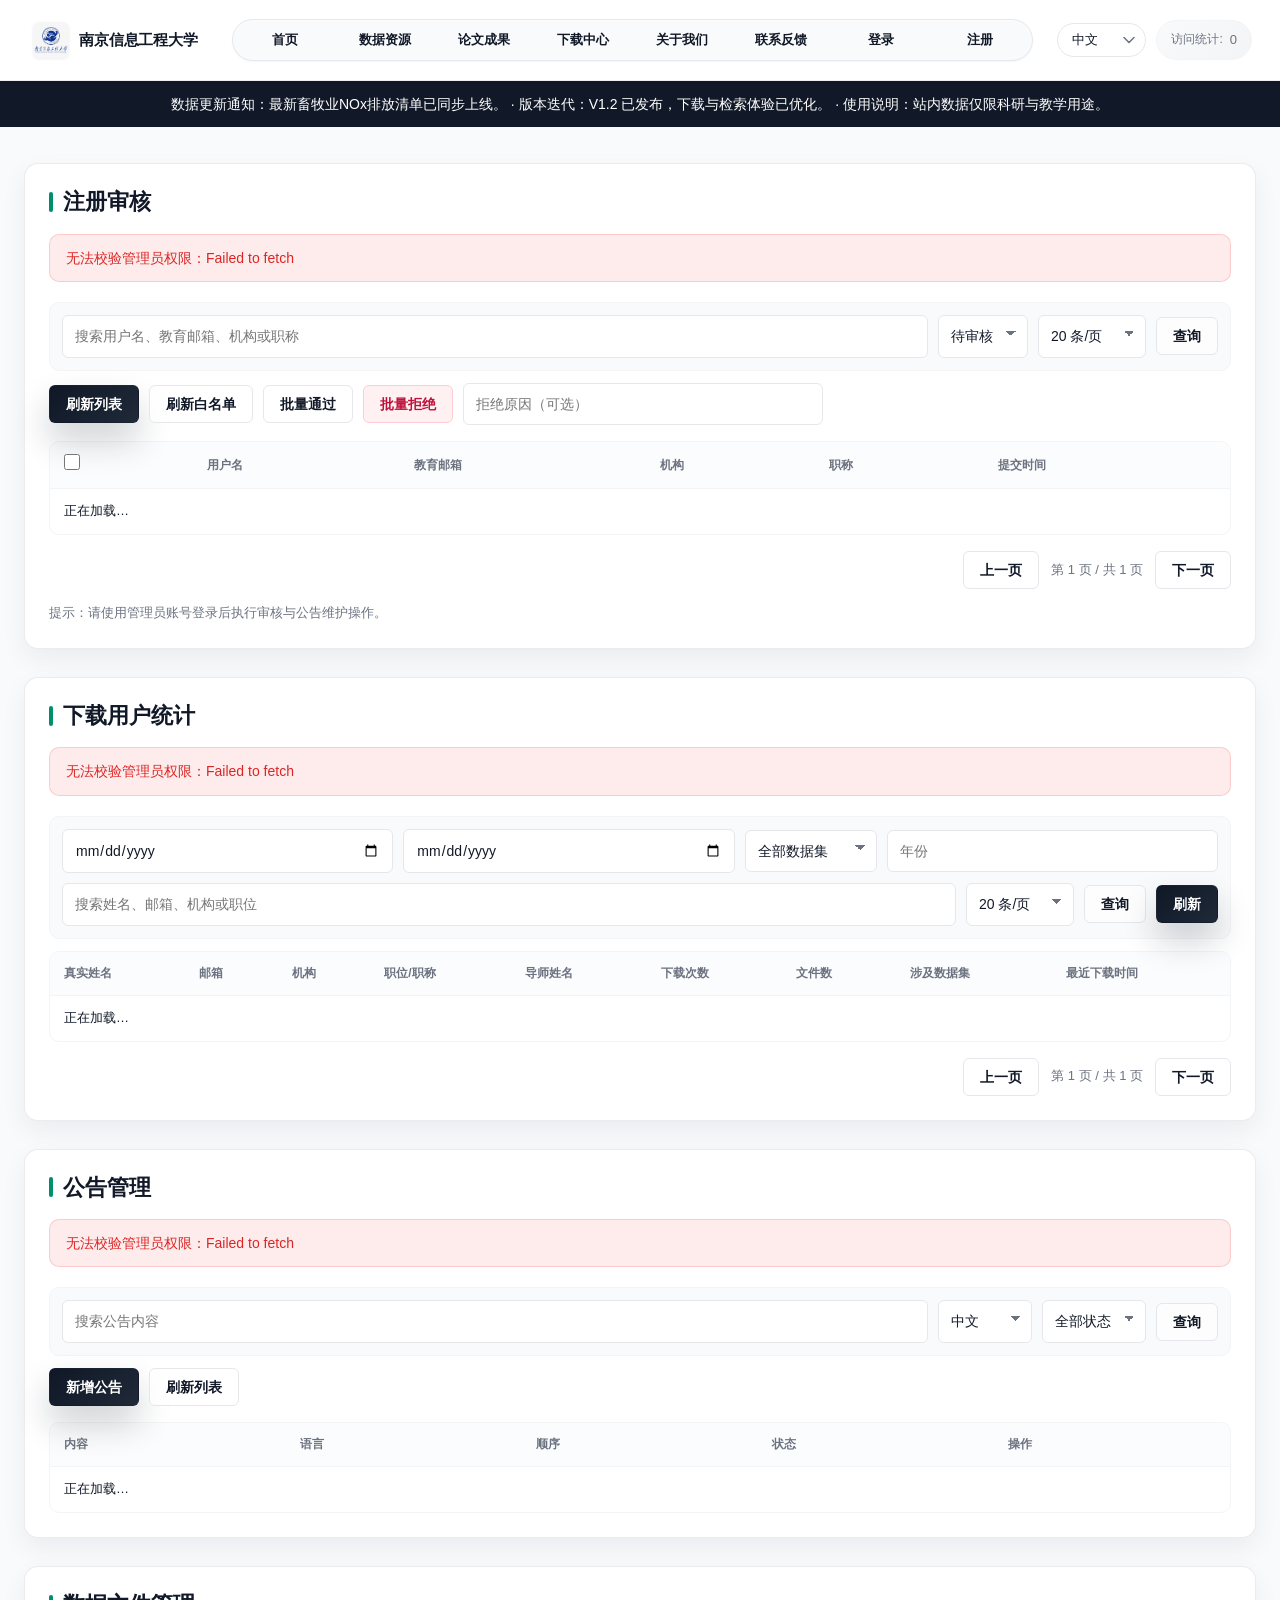
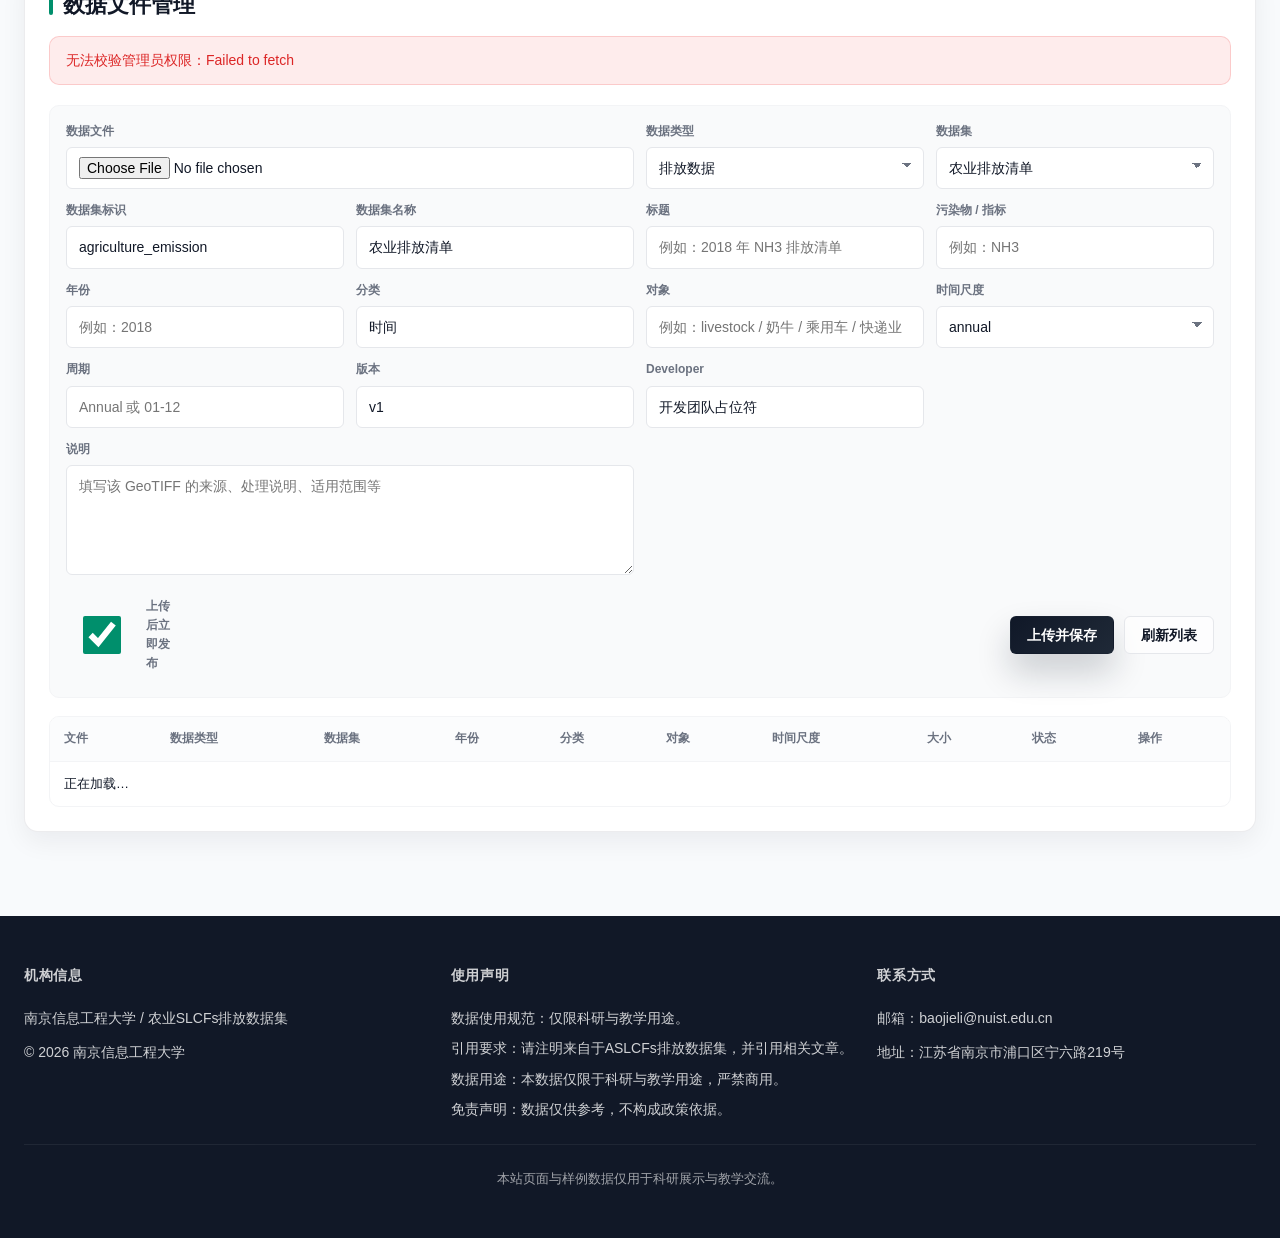
<file: admin.html>
﻿<!DOCTYPE html>
<html lang="zh-CN">
<head>
  <meta charset="UTF-8" />
  <meta name="viewport" content="width=device-width, initial-scale=1.0" />
  <title>管理员面板 - 农业SLCFs排放数据集</title>
  <link rel="stylesheet" href="styles-modern.css?v=20260604footer-tweaks" />
  <script src="script.js?v=20260604footer-tweaks" defer></script>
</head>
<body data-page="admin">
  <div class="page-shell">
    <div id="site-header-slot" class="site-shell-slot"></div>
    <div id="site-announcement-slot" class="site-shell-slot"></div>

    <main class="page-main">
      <section class="content-section">
        <div class="content-grid">
          <div class="content-card admin-panel">
            <h1>注册审核</h1>
            <div id="adminMessage" class="form-message" role="status" aria-live="polite"></div>

            <div class="admin-filters">
              <input type="text" id="adminSearch" placeholder="搜索用户名、教育邮箱、机构或职称" />
              <select id="statusFilter">
                <option value="pending">待审核</option>
                <option value="approved">已通过</option>
                <option value="rejected">已拒绝</option>
              </select>
              <select id="pageSize">
                <option value="20">20 条/页</option>
                <option value="50">50 条/页</option>
                <option value="100">100 条/页</option>
              </select>
              <button type="button" class="button secondary" id="searchPending">查询</button>
            </div>

            <div class="admin-toolbar">
              <button type="button" class="button primary" id="refreshPending">刷新列表</button>
              <button type="button" class="button secondary" id="reloadWhitelist">刷新白名单</button>
              <button type="button" class="button secondary" id="approveSelected">批量通过</button>
              <button type="button" class="button danger" id="rejectSelected">批量拒绝</button>
              <input type="text" id="rejectReason" placeholder="拒绝原因（可选）" />
            </div>

            <div class="admin-table">
              <table>
                <thead>
                  <tr>
                    <th><input type="checkbox" id="selectAllPending" /></th>
                    <th>用户名</th>
                    <th>教育邮箱</th>
                    <th>机构</th>
                    <th>职称</th>
                    <th>提交时间</th>
                  </tr>
                </thead>
                <tbody id="pendingList">
                  <tr>
                    <td colspan="6">正在加载…</td>
                  </tr>
                </tbody>
              </table>
            </div>

            <div class="admin-pagination">
              <button type="button" class="button secondary" id="prevPage">上一页</button>
              <span id="pageInfo">第 1 页 / 共 1 页</span>
              <button type="button" class="button secondary" id="nextPage">下一页</button>
            </div>

            <p class="admin-hint">提示：请使用管理员账号登录后执行审核与公告维护操作。</p>
          </div>
        </div>
      </section>

      <section class="content-section">
        <div class="content-grid">
          <div class="content-card admin-panel">
            <h1>下载用户统计</h1>
            <div id="downloadUserStatsMessage" class="form-message" role="status" aria-live="polite"></div>

            <div class="admin-filters">
              <input type="date" id="downloadStatsDateFrom" />
              <input type="date" id="downloadStatsDateTo" />
              <select id="downloadStatsDataset">
                <option value="">全部数据集</option>
                <option value="agriculture_emission">农业排放清单</option>
                <option value="other_emission">其他排放清单</option>
              </select>
              <input type="number" id="downloadStatsYear" min="2000" max="2100" placeholder="年份" />
              <input type="text" id="downloadStatsKeyword" placeholder="搜索姓名、邮箱、机构或职位" />
              <select id="downloadStatsPageSize">
                <option value="20">20 条/页</option>
                <option value="50">50 条/页</option>
                <option value="100">100 条/页</option>
              </select>
              <button type="button" class="button secondary" id="downloadStatsQuery">查询</button>
              <button type="button" class="button primary" id="downloadStatsRefresh">刷新</button>
            </div>

            <div class="admin-table">
              <table>
                <thead>
                  <tr>
                    <th>真实姓名</th>
                    <th>邮箱</th>
                    <th>机构</th>
                    <th>职位/职称</th>
                    <th>导师姓名</th>
                    <th>下载次数</th>
                    <th>文件数</th>
                    <th>涉及数据集</th>
                    <th>最近下载时间</th>
                  </tr>
                </thead>
                <tbody id="downloadUserStatsList">
                  <tr>
                    <td colspan="9">正在加载…</td>
                  </tr>
                </tbody>
              </table>
            </div>

            <div class="admin-pagination">
              <button type="button" class="button secondary" id="downloadStatsPrevPage">上一页</button>
              <span id="downloadStatsPageInfo">第 1 页 / 共 1 页</span>
              <button type="button" class="button secondary" id="downloadStatsNextPage">下一页</button>
            </div>
          </div>
        </div>
      </section>

      <section class="content-section">
        <div class="content-grid">
          <div class="content-card admin-panel">
            <h1>公告管理</h1>
            <div id="announcementMessage" class="form-message" role="status" aria-live="polite"></div>

            <div class="admin-filters">
              <input type="text" id="announcementSearch" placeholder="搜索公告内容" />
              <select id="announcementLang">
                <option value="zh">中文</option>
                <option value="en">English</option>
              </select>
              <select id="announcementActive">
                <option value="">全部状态</option>
                <option value="true">仅启用</option>
                <option value="false">仅停用</option>
              </select>
              <button type="button" class="button secondary" id="announcementQuery">查询</button>
            </div>

            <div class="admin-toolbar">
              <button type="button" class="button primary" id="announcementCreate">新增公告</button>
              <button type="button" class="button secondary" id="announcementRefresh">刷新列表</button>
            </div>

            <div class="admin-table">
              <table>
                <thead>
                  <tr>
                    <th>内容</th>
                    <th>语言</th>
                    <th>顺序</th>
                    <th>状态</th>
                    <th>操作</th>
                  </tr>
                </thead>
                <tbody id="announcementList">
                  <tr>
                    <td colspan="5">正在加载…</td>
                  </tr>
                </tbody>
              </table>
            </div>
          </div>
        </div>
      </section>

      <section class="content-section">
        <div class="content-grid">
          <div class="content-card admin-panel">
            <h1>数据文件管理</h1>
            <div id="inventoryMessage" class="form-message" role="status" aria-live="polite"></div>

            <div class="inventory-admin-grid">
              <form id="inventoryUploadForm" class="inventory-admin-form">
                <div class="admin-form-grid">
                  <label class="admin-form-field admin-form-field-wide">
                    <span>数据文件</span>
                    <input id="inventoryFile" type="file" accept=".tif,.tiff" required />
                  </label>
                  <label class="admin-form-field">
                    <span>数据类型</span>
                    <select id="inventoryDataType" required>
                      <option value="emission">排放数据</option>
                    </select>
                  </label>
                  <label class="admin-form-field">
                    <span>数据集</span>
                    <select id="inventoryDatasetPreset">
                      <option value="agriculture_emission|农业排放清单">农业排放清单</option>
                      <option value="other_emission|其他排放清单">其他排放清单</option>
                      <option value="custom|自定义">自定义</option>
                    </select>
                  </label>
                  <label class="admin-form-field">
                    <span>数据集标识</span>
                    <input id="inventoryDatasetKey" type="text" value="agriculture_emission" />
                  </label>
                  <label class="admin-form-field">
                    <span>数据集名称</span>
                    <input id="inventoryDatasetName" type="text" value="农业排放清单" />
                  </label>
                  <label class="admin-form-field">
                    <span>标题</span>
                    <input id="inventoryTitle" type="text" placeholder="例如：2018 年 NH3 排放清单" required />
                  </label>
                  <label class="admin-form-field">
                    <span>污染物 / 指标</span>
                    <input id="inventoryPollutant" type="text" placeholder="例如：NH3" />
                  </label>
                  <label class="admin-form-field">
                    <span>年份</span>
                    <input id="inventoryYear" type="number" min="2000" max="2100" placeholder="例如：2018" required />
                  </label>
                  <label class="admin-form-field">
                    <span>分类</span>
                    <input id="inventoryCategory" type="text" list="inventoryCategoryOptions" value="时间" required />
                    <datalist id="inventoryCategoryOptions">
                      <option value="时间"></option>
                      <option value="物种"></option>
                      <option value="车型"></option>
                      <option value="道路类型"></option>
                      <option value="乘用车日尺度排放清单"></option>
                      <option value="快递业道路尺度排放清单"></option>
                      <option value="作物类型"></option>
                      <option value="农业活动"></option>
                    </datalist>
                  </label>
                  <label class="admin-form-field">
                    <span>对象</span>
                    <input id="inventorySubject" type="text" placeholder="例如：livestock / 奶牛 / 乘用车 / 快递业" />
                  </label>
                  <label class="admin-form-field">
                    <span>时间尺度</span>
                    <select id="inventoryScale">
                      <option value="annual">annual</option>
                      <option value="monthly">monthly</option>
                      <option value="daily">daily</option>
                      <option value="hourly">hourly</option>
                      <option value="other">other</option>
                    </select>
                  </label>
                  <label class="admin-form-field">
                    <span>周期</span>
                    <input id="inventoryPeriod" type="text" placeholder="Annual 或 01-12" />
                  </label>
                  <label class="admin-form-field">
                    <span>版本</span>
                    <input id="inventoryVersion" type="text" value="v1" />
                  </label>
                  <label class="admin-form-field">
                    <span>Developer</span>
                    <input id="inventoryDeveloper" type="text" value="开发团队占位符" />
                  </label>
                  <label class="admin-form-field admin-form-field-wide">
                    <span>说明</span>
                    <textarea id="inventoryDescription" rows="4" placeholder="填写该数据文件的来源、处理说明、适用范围等"></textarea>
                  </label>
                </div>

                <div class="admin-toolbar">
                  <label class="admin-check">
                    <input id="inventoryPublish" type="checkbox" checked />
                    <span>上传后立即发布</span>
                  </label>
                  <button type="submit" class="button primary">上传并保存</button>
                  <button type="button" class="button secondary" id="inventoryRefresh">刷新列表</button>
                </div>
              </form>

              <div class="admin-table">
                <table>
                  <thead>
                    <tr>
                      <th>文件</th>
                      <th>数据类型</th>
                      <th>数据集</th>
                      <th>年份</th>
                      <th>分类</th>
                      <th>对象</th>
                      <th>时间尺度</th>
                      <th>大小</th>
                      <th>状态</th>
                      <th>操作</th>
                    </tr>
                  </thead>
                  <tbody id="inventoryList">
                    <tr>
                      <td colspan="10">正在加载…</td>
                    </tr>
                  </tbody>
                </table>
              </div>
            </div>
          </div>
        </div>
      </section>
    </main>

    <div id="site-footer-slot" class="site-shell-slot"></div>
  </div>
</body>
</html>
</file>
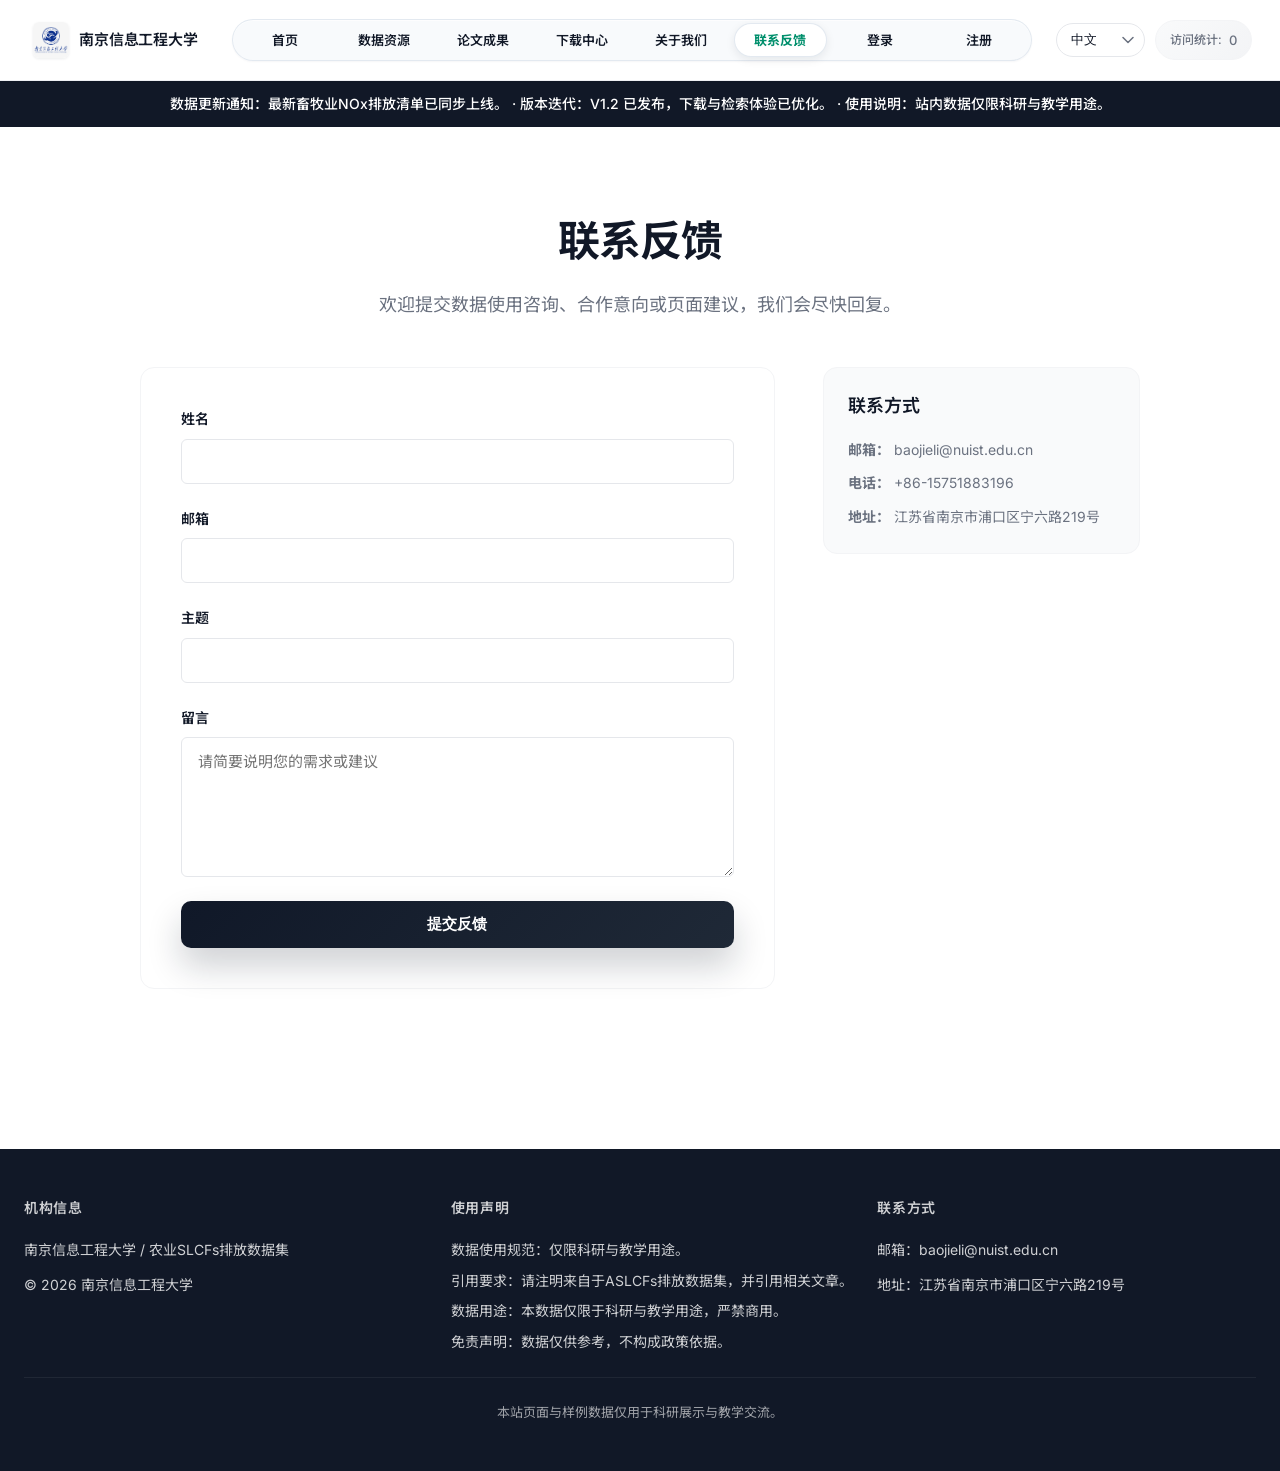
<file: contact.html>
﻿<!DOCTYPE html>
<html lang="zh-CN">
<head>
  <meta charset="UTF-8" />
  <meta name="viewport" content="width=device-width, initial-scale=1.0" />
  <title>联系反馈 - 农业SLCFs排放数据集</title>
  <meta name="description" content="提交数据使用咨询、合作意向或页面建议，与我们的研究团队取得联系。" />

  <!-- Preconnect to Google Fonts -->
  <link rel="preconnect" href="https://fonts.googleapis.com" />
  <link rel="preconnect" href="https://fonts.gstatic.com" crossorigin />
  <link rel="stylesheet" href="https://fonts.googleapis.com/css2?family=Inter:wght@300;400;500;600;700&family=Noto+Sans+SC:wght@300;400;500;600;700&display=swap" />

  <link rel="stylesheet" href="styles-modern.css?v=20260604brand-footer" />
  <script src="script.js?v=20260604login-token" defer></script>
</head>
<body data-page="contact">
  <div class="page-shell">
    <div id="site-header-slot" class="site-shell-slot"></div>
    <div id="site-announcement-slot" class="site-shell-slot"></div>

    <main>
      <section class="content-section">
        <div class="section-header">
          <h1 id="contactTitle">联系反馈</h1>
          <p id="contactText">欢迎提交数据使用咨询、合作意向或页面建议，我们会尽快回复。</p>
        </div>

        <div class="contact-container">
          <div class="contact-form-wrapper">
            <form id="feedbackForm" class="contact-form">
              <div class="form-group">
                <label for="name" id="nameLabel">姓名</label>
                <input type="text" id="name" name="name" required />
              </div>

              <div class="form-group">
                <label for="email" id="formEmailLabel">邮箱</label>
                <input type="email" id="email" name="email" required />
              </div>

              <div class="form-group">
                <label for="subject" id="contactSubjectLabel">主题</label>
                <input type="text" id="subject" name="subject" required />
              </div>

              <div class="form-group">
                <label for="message" id="messageLabel">留言内容</label>
                <textarea id="message" name="message" rows="6" required placeholder="请简要说明您的需求或建议"></textarea>
              </div>

              <button type="submit" id="submitFeedback" class="button primary">提交反馈</button>
            </form>
          </div>

          <div class="contact-info">
            <div class="info-card">
              <h3 id="contactInfoTitle">联系方式</h3>
              <div id="contactDetails">
                <p><strong>邮箱：</strong>baojieli@nuist.edu.cn</p>
                <p><strong>电话：</strong>+86-15751883196</p>
                <p><strong>地址：</strong>江苏省南京市浦口区宁六路219号</p>
              </div>
            </div>
          </div>
        </div>
      </section>
    </main>

    <div id="site-footer-slot" class="site-shell-slot"></div>
  </div>
</body>
</html>
</file>
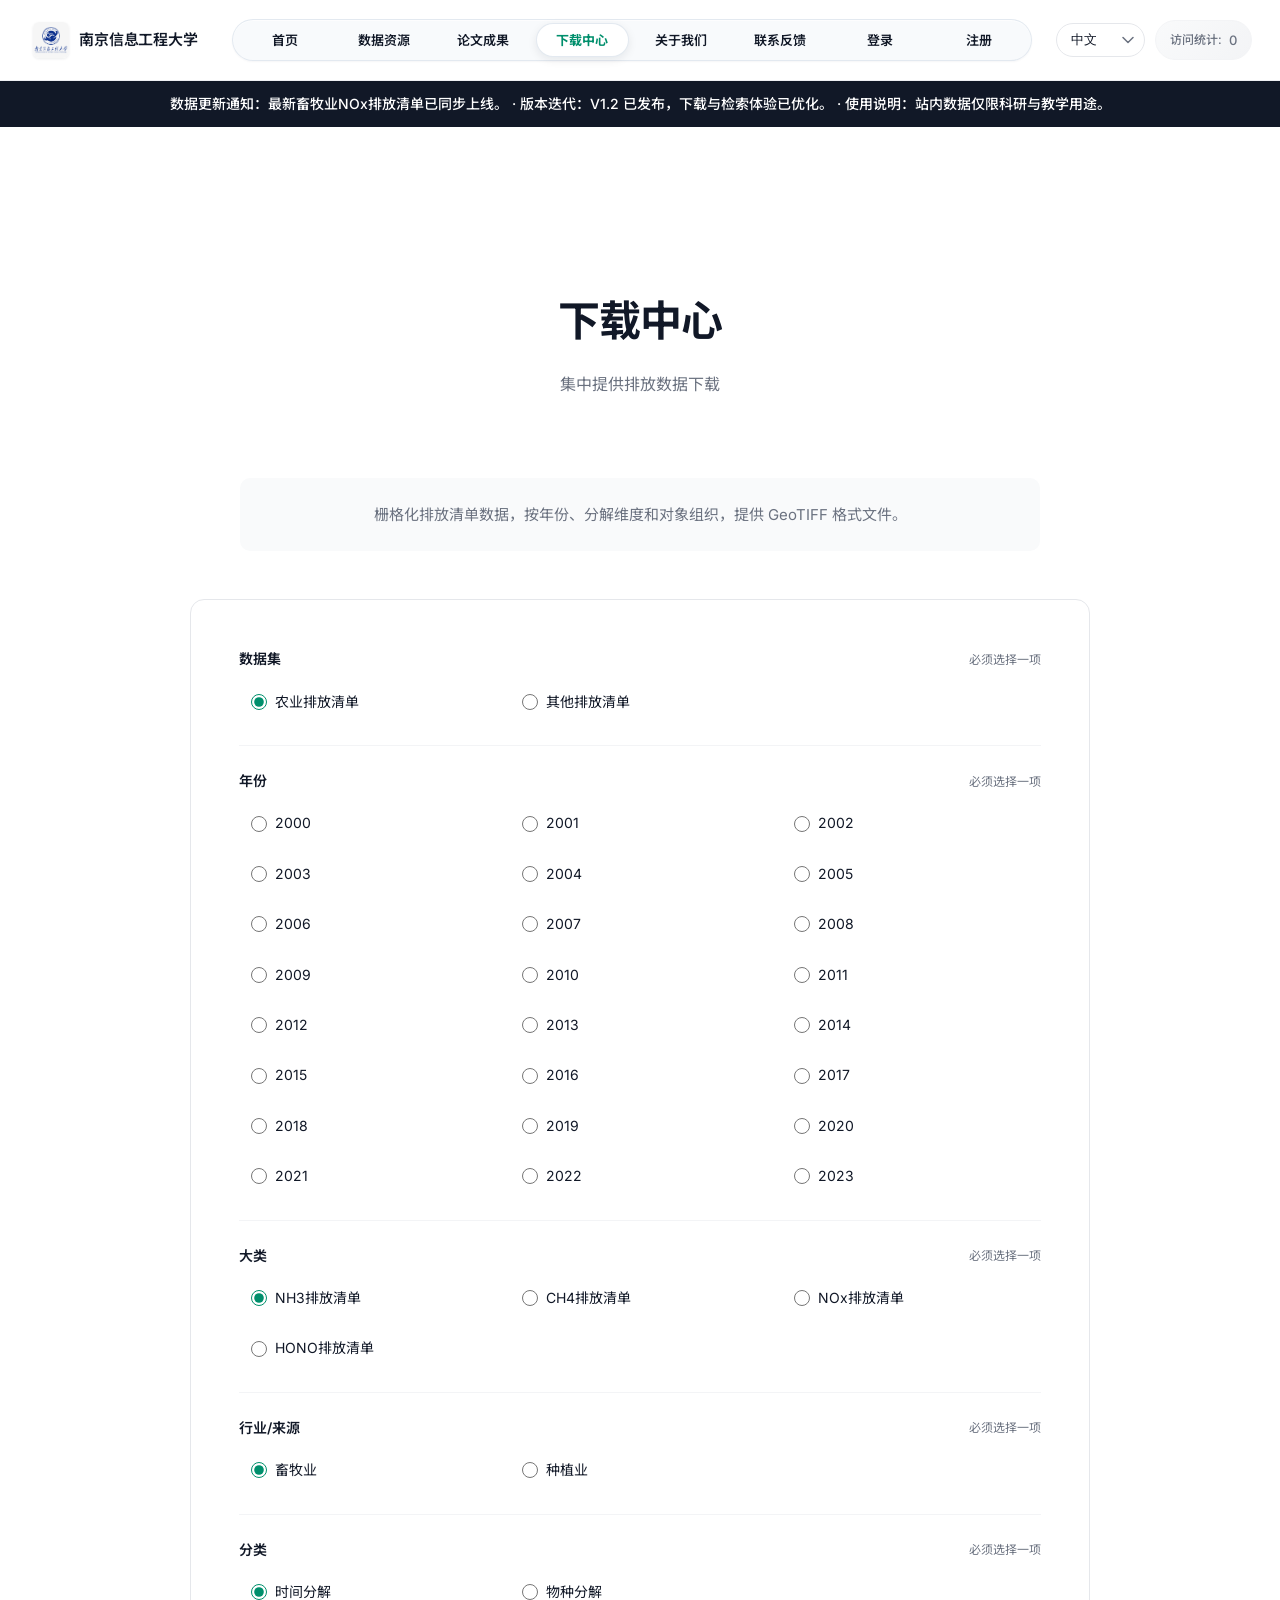
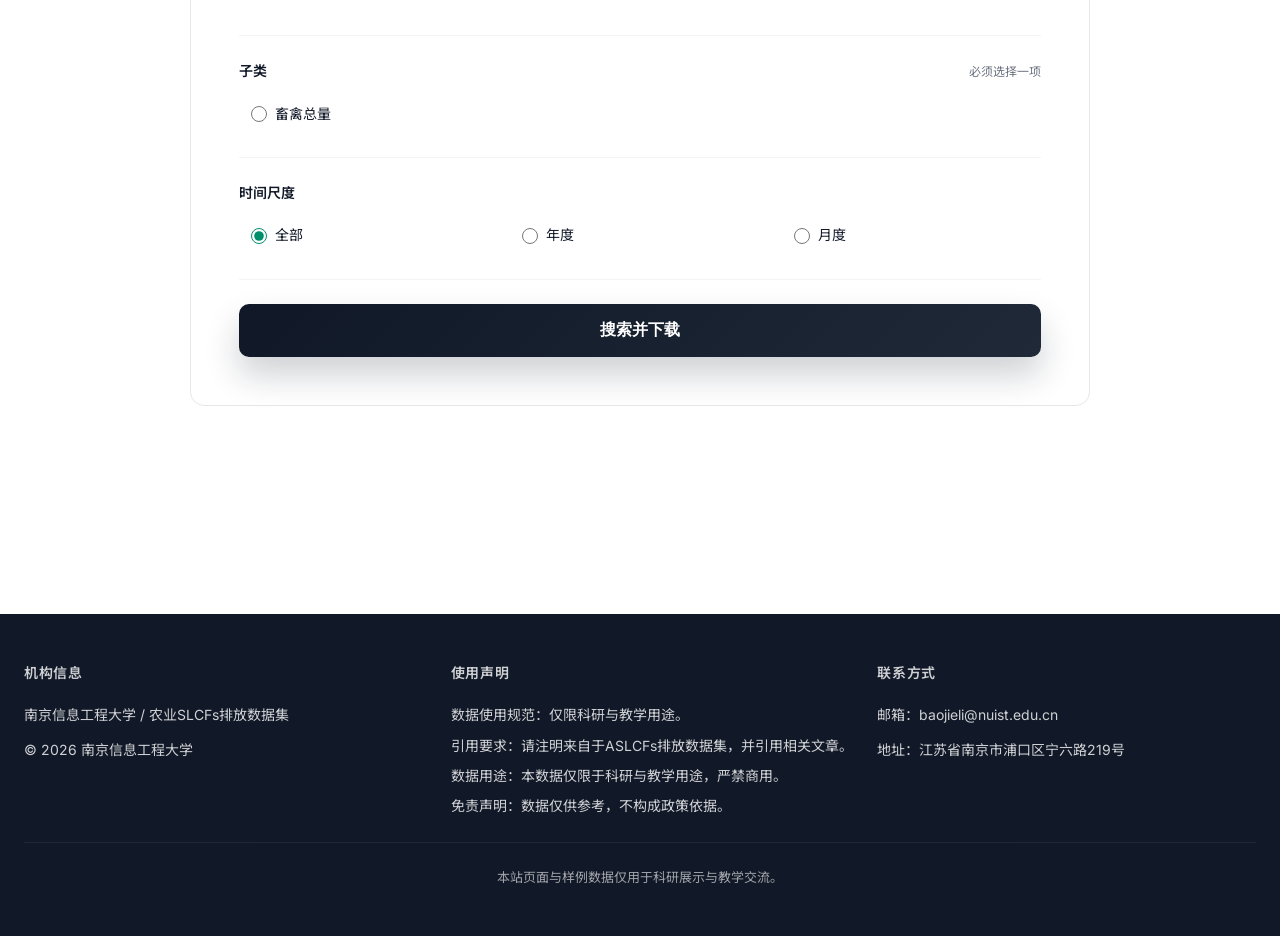
<file: downloads.html>
﻿<!DOCTYPE html>
<html lang="zh-CN">
<head>
  <meta charset="UTF-8" />
  <meta name="viewport" content="width=device-width, initial-scale=1.0" />
  <title>下载中心 - 农业SLCFs排放数据集</title>
  <meta name="description" content="下载排放数据，支持 GeoTIFF 格式。" />

  <!-- Preconnect to Google Fonts -->
  <link rel="preconnect" href="https://fonts.googleapis.com" />
  <link rel="preconnect" href="https://fonts.gstatic.com" crossorigin />
  <link rel="stylesheet" href="https://fonts.googleapis.com/css2?family=Inter:wght@300;400;500;600;700&family=Noto+Sans+SC:wght@300;400;500;600;700&display=swap" />

  <link rel="stylesheet" href="styles-modern.css?v=20260604brand-footer" />
  <script src="script.js?v=20260604login-download" defer></script>
</head>
<body data-page="downloads">
  <div class="page-shell">
    <div id="site-header-slot" class="site-shell-slot"></div>
    <div id="site-announcement-slot" class="site-shell-slot"></div>

    <main>
      <section class="content-section downloads-section">
        <div class="section-header">
          <h1 id="downloadsTitle">下载中心</h1>
          <p id="downloadsText">集中提供排放数据下载</p>
        </div>

        <div class="data-type-description">
          <div id="descEmission" class="description-card">
            <p id="descEmissionText">栅格化排放清单数据，按年份、分解维度和对象组织，提供 GeoTIFF 格式文件。</p>
          </div>
        </div>

        <div class="filter-form-card">
          <form id="filterFormEmission" class="filter-form">
            <div class="filter-section">
              <label class="filter-label">
                <span>数据集</span>
                <span class="required-hint">必须选择一项</span>
              </label>
              <div class="filter-options">
                <label><input type="radio" name="datasetKey" value="agriculture_emission" id="downloadDatasetAgriculture" checked /> 农业排放清单</label>
                <label><input type="radio" name="datasetKey" value="other_emission" id="downloadDatasetOther" /> 其他排放清单</label>
              </div>
            </div>

            <div class="filter-section" id="yearSection">
              <label class="filter-label">
                <span id="filterYearLabel">年份</span>
                <span class="required-hint">必须选择一项</span>
              </label>
              <div class="filter-options">
                <label><input type="radio" name="year" value="2000" required /> 2000</label>
                <label><input type="radio" name="year" value="2001" /> 2001</label>
                <label><input type="radio" name="year" value="2002" /> 2002</label>
                <label><input type="radio" name="year" value="2003" /> 2003</label>
                <label><input type="radio" name="year" value="2004" /> 2004</label>
                <label><input type="radio" name="year" value="2005" /> 2005</label>
                <label><input type="radio" name="year" value="2006" /> 2006</label>
                <label><input type="radio" name="year" value="2007" /> 2007</label>
                <label><input type="radio" name="year" value="2008" /> 2008</label>
                <label><input type="radio" name="year" value="2009" /> 2009</label>
                <label><input type="radio" name="year" value="2010" /> 2010</label>
                <label><input type="radio" name="year" value="2011" /> 2011</label>
                <label><input type="radio" name="year" value="2012" /> 2012</label>
                <label><input type="radio" name="year" value="2013" /> 2013</label>
                <label><input type="radio" name="year" value="2014" /> 2014</label>
                <label><input type="radio" name="year" value="2015" /> 2015</label>
                <label><input type="radio" name="year" value="2016" /> 2016</label>
                <label><input type="radio" name="year" value="2017" /> 2017</label>
                <label><input type="radio" name="year" value="2018" /> 2018</label>
                <label><input type="radio" name="year" value="2019" /> 2019</label>
                <label><input type="radio" name="year" value="2020" /> 2020</label>
                <label><input type="radio" name="year" value="2021" /> 2021</label>
                <label><input type="radio" name="year" value="2022" /> 2022</label>
                <label><input type="radio" name="year" value="2023" /> 2023</label>
              </div>
            </div>

            <div class="filter-section agriculture-download-field">
              <label class="filter-label">
                <span id="filterMainCategoryLabel">大类</span>
                <span class="required-hint">必须选择一项</span>
              </label>
              <div class="filter-options">
                <label><input type="radio" name="mainCategory" value="NH3排放清单" id="mainCategoryNH3" required checked /> NH3排放清单</label>
                <label><input type="radio" name="mainCategory" value="CH4排放清单" id="mainCategoryCH4" /> CH4排放清单</label>
                <label><input type="radio" name="mainCategory" value="NOx排放清单" id="mainCategoryNOx" /> NOx排放清单</label>
                <label><input type="radio" name="mainCategory" value="HONO排放清单" id="mainCategoryHONO" /> HONO排放清单</label>
              </div>
            </div>

            <div class="filter-section agriculture-download-field" id="sectorSection">
              <label class="filter-label">
                <span>行业/来源</span>
                <span class="required-hint">必须选择一项</span>
              </label>
              <div class="filter-options" id="sectorOptions">
                <label><input type="radio" name="sector" value="畜牧业" id="sectorLivestock" checked /> 畜牧业</label>
                <label><input type="radio" name="sector" value="种植业" id="sectorPlanting" /> 种植业</label>
              </div>
            </div>

            <div class="filter-section agriculture-download-field" id="categorySection">
              <label class="filter-label">
                <span id="filterCategoryLabel">分类</span>
                <span class="required-hint">必须选择一项</span>
              </label>
              <div class="filter-options" id="categoryOptions">
                <label><input type="radio" name="category" value="时间分解" id="categoryTime" required /> 时间分解</label>
                <label><input type="radio" name="category" value="物种分解" id="categorySpecies" /> 物种分解</label>
              </div>
            </div>

            <div id="timeSubjectSection" class="filter-section agriculture-download-field" style="display:none;">
              <label class="filter-label">
                <span>子类</span>
                <span class="required-hint">必须选择一项</span>
              </label>
              <div class="filter-options">
                <label><input type="radio" name="timeSubject" value="livestock" /> 畜禽总量</label>
              </div>
            </div>

            <div id="speciesSubjectSection" class="filter-section agriculture-download-field" style="display:none;">
              <label class="filter-label">
                <span>物种（子类）</span>
                <span class="required-hint">必须选择一项</span>
                <a href="#" class="select-all-link" id="selectAllSpecies">Select All</a>
              </label>

              <div class="species-category">
                <h4>物种大类</h4>
                <div class="filter-options">
                  <label><input type="checkbox" name="species" value="猪" /> 猪</label>
                  <label><input type="checkbox" name="species" value="牛" /> 牛</label>
                  <label><input type="checkbox" name="species" value="奶牛" /> 奶牛</label>
                  <label><input type="checkbox" name="species" value="羊" /> 羊</label>
                  <label><input type="checkbox" name="species" value="家禽" /> 家禽</label>
                  <label><input type="checkbox" name="species" value="其他" /> 其他</label>
                </div>
              </div>
            </div>

            <div id="cropSubjectSection" class="filter-section agriculture-download-field" style="display:none;">
              <label class="filter-label">
                <span>作物（子类）</span>
                <span class="required-hint">必须选择一项</span>
              </label>
              <div class="filter-options">
                <label><input type="checkbox" name="cropSubject" value="水稻" /> 水稻</label>
                <label><input type="checkbox" name="cropSubject" value="小麦" /> 小麦</label>
                <label><input type="checkbox" name="cropSubject" value="玉米" /> 玉米</label>
                <label><input type="checkbox" name="cropSubject" value="其他作物" /> 其他作物</label>
              </div>
            </div>

            <div id="methaneSubjectSection" class="filter-section agriculture-download-field" style="display:none;">
              <label class="filter-label">
                <span>甲烷来源</span>
                <span class="required-hint">必须选择一项</span>
              </label>
              <div class="filter-options">
                <label><input type="checkbox" name="methaneSubject" value="甲烷总排放量" /> 甲烷总排放量</label>
                <label><input type="checkbox" name="methaneSubject" value="水稻种植" /> 水稻种植</label>
                <label><input type="checkbox" name="methaneSubject" value="粪便管理" /> 粪便管理</label>
                <label><input type="checkbox" name="methaneSubject" value="肠道发酵" /> 肠道发酵</label>
              </div>
            </div>

            <div id="otherEmissionSection" class="filter-section" style="display:none;">
              <label class="filter-label">
                <span>其他排放清单</span>
                <span class="required-hint">必须选择一项</span>
              </label>
              <div class="filter-options">
                <label><input type="radio" name="otherMainCategory" value="乘用车日尺度排放清单" checked /> 乘用车日尺度排放清单</label>
                <label><input type="radio" name="otherMainCategory" value="快递业道路尺度排放清单" /> 快递业道路尺度排放清单</label>
              </div>
            </div>

            <div id="otherPendingSection" class="filter-section" style="display:none;">
              <label class="filter-label">
                <span>状态</span>
              </label>
              <div class="filter-options">
                <label>快递业道路尺度排放清单将跳转至 Zenodo 下载完整 zip 数据包。</label>
              </div>
            </div>

            <div id="otherPollutantSection" class="filter-section" style="display:none;">
              <label class="filter-label">
                <span>污染物</span>
                <span class="required-hint">必须选择一项</span>
              </label>
              <div class="filter-options">
                <label><input type="checkbox" name="otherPollutant" value="CO" /> CO</label>
                <label><input type="checkbox" name="otherPollutant" value="NH3" /> NH3</label>
                <label><input type="checkbox" name="otherPollutant" value="NOx" /> NOx</label>
                <label><input type="checkbox" name="otherPollutant" value="PM" /> PM</label>
                <label><input type="checkbox" name="otherPollutant" value="VOC" /> VOC</label>
              </div>
            </div>

            <div id="otherPeriodSection" class="filter-section" style="display:none;">
              <label class="filter-label">
                <span>月份</span>
                <span class="required-hint">必须选择一项</span>
              </label>
              <div class="filter-options">
                <label><input type="checkbox" name="otherPeriod" value="01" /> 1月</label>
                <label><input type="checkbox" name="otherPeriod" value="02" /> 2月</label>
                <label><input type="checkbox" name="otherPeriod" value="03" /> 3月</label>
                <label><input type="checkbox" name="otherPeriod" value="04" /> 4月</label>
                <label><input type="checkbox" name="otherPeriod" value="05" /> 5月</label>
                <label><input type="checkbox" name="otherPeriod" value="06" /> 6月</label>
                <label><input type="checkbox" name="otherPeriod" value="07" /> 7月</label>
                <label><input type="checkbox" name="otherPeriod" value="08" /> 8月</label>
                <label><input type="checkbox" name="otherPeriod" value="09" /> 9月</label>
                <label><input type="checkbox" name="otherPeriod" value="10" /> 10月</label>
                <label><input type="checkbox" name="otherPeriod" value="11" /> 11月</label>
                <label><input type="checkbox" name="otherPeriod" value="12" /> 12月</label>
              </div>
            </div>

            <div class="filter-section" id="scaleSection">
              <label class="filter-label">
                <span id="filterScaleLabel">时间尺度</span>
              </label>
              <div class="filter-options">
                <label data-scale-option="all"><input type="radio" name="scale" value="all" /> 全部</label>
                <label data-scale-option="annual"><input type="radio" name="scale" value="annual" checked /> 年度</label>
                <label data-scale-option="monthly"><input type="radio" name="scale" value="monthly" /> 月度</label>
              </div>
            </div>

            <div class="filter-section" id="monthSection" style="display:none;">
              <label class="filter-label">
                <span>月份</span>
                <span class="required-hint">月度数据需选择一项</span>
              </label>
              <div class="filter-options">
                <label><input type="radio" name="month" value="01" /> 1月</label>
                <label><input type="radio" name="month" value="02" /> 2月</label>
                <label><input type="radio" name="month" value="03" /> 3月</label>
                <label><input type="radio" name="month" value="04" /> 4月</label>
                <label><input type="radio" name="month" value="05" /> 5月</label>
                <label><input type="radio" name="month" value="06" /> 6月</label>
                <label><input type="radio" name="month" value="07" /> 7月</label>
                <label><input type="radio" name="month" value="08" /> 8月</label>
                <label><input type="radio" name="month" value="09" /> 9月</label>
                <label><input type="radio" name="month" value="10" /> 10月</label>
                <label><input type="radio" name="month" value="11" /> 11月</label>
                <label><input type="radio" name="month" value="12" /> 12月</label>
              </div>
            </div>

            <button type="submit" class="button primary download-btn" id="searchDownloadBtn">
              <span id="buttonSearchDownload">搜索并下载</span>
            </button>
          </form>
        </div>

        <div id="matchResult" class="match-result"></div>

      </section>
    </main>

    <div id="site-footer-slot" class="site-shell-slot"></div>
  </div>
</body>
</html>
</file>
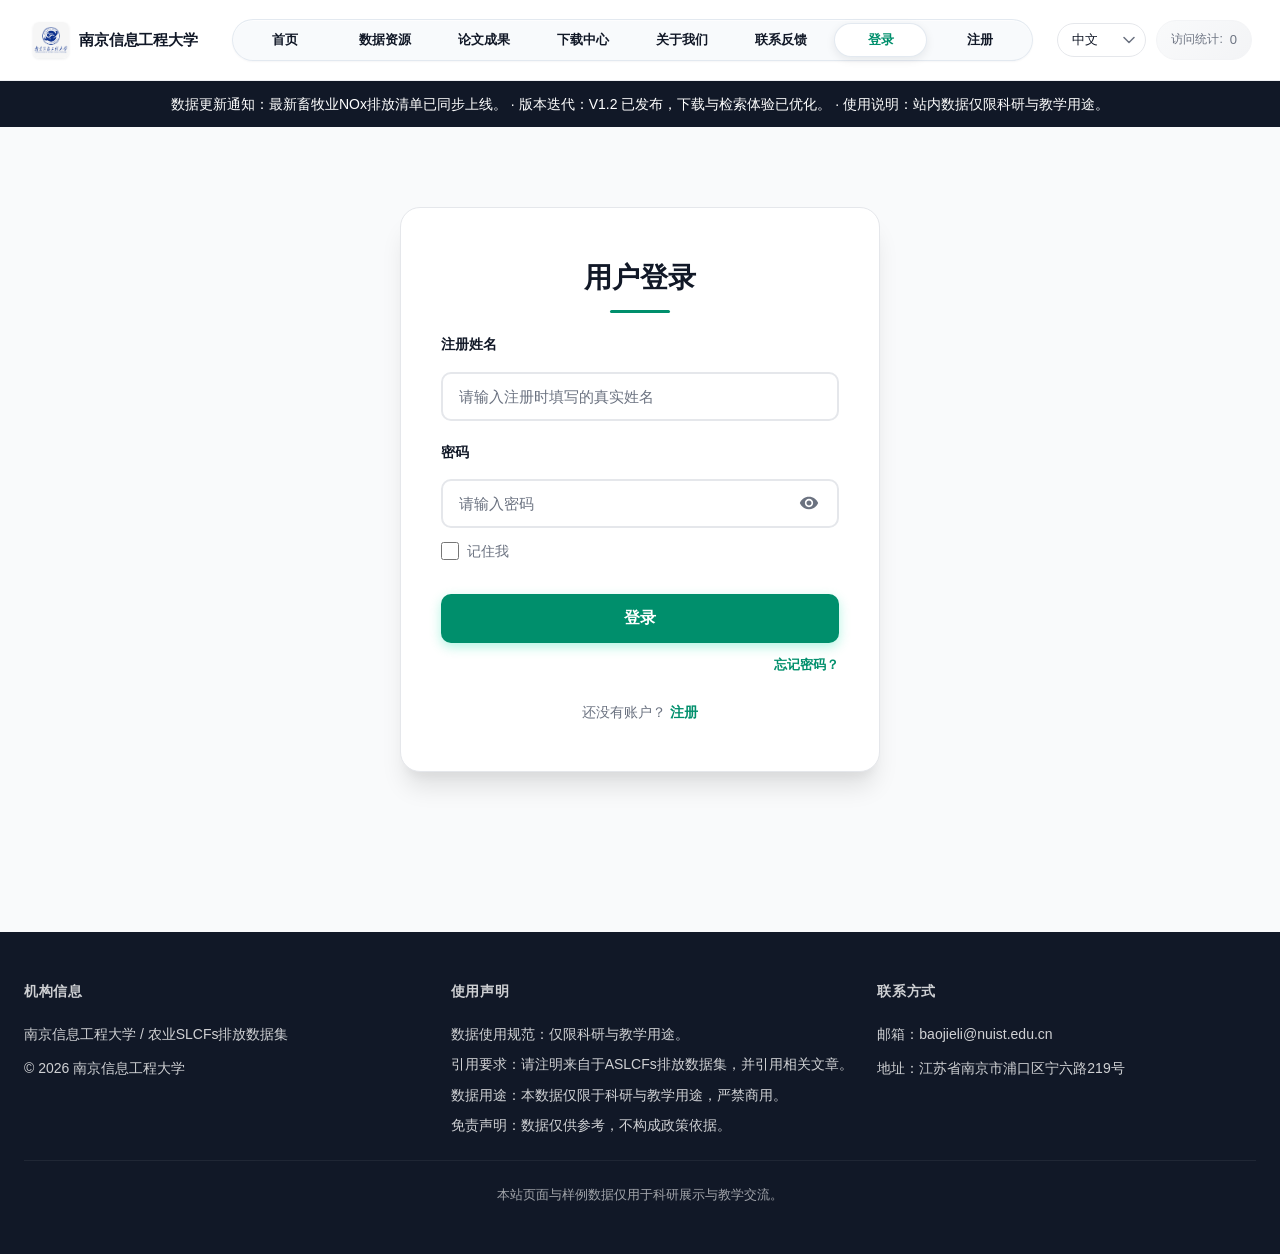
<file: login.html>
﻿<!DOCTYPE html>
<html lang="zh-CN">
<head>
  <meta charset="UTF-8" />
  <meta name="viewport" content="width=device-width, initial-scale=1.0" />
  <title>登录 - 农业SLCFs排放数据集</title>
  <link rel="stylesheet" href="styles-modern.css?v=20260604brand-footer" />
  <script src="script.js?v=20260604login-token" defer></script>
</head>
<body data-page="login">
  <div class="page-shell">
    <div id="site-header-slot" class="site-shell-slot"></div>
    <div id="site-announcement-slot" class="site-shell-slot"></div>

    <main class="page-main">
      <section class="content-section">
        <div class="content-grid">
          <div class="content-card">
            <h1 id="loginTitle">用户登录</h1>
            <div id="authMessage" class="form-message" role="status" aria-live="polite"></div>
            <form id="loginForm" class="auth-form">
              <div class="form-group">
                <label for="username" id="usernameLabel">注册姓名</label>
                <input type="text" id="username" name="username" placeholder="请输入注册时填写的真实姓名" required autocomplete="username" />
              </div>
              <div class="form-group">
                <label for="password" id="passwordLabel">密码</label>
                <div class="password-wrapper">
                  <input type="password" id="password" name="password" placeholder="请输入密码" required autocomplete="current-password" />
                  <button type="button" class="password-toggle" aria-label="显示密码">
                    <svg class="eye-icon" xmlns="http://www.w3.org/2000/svg" viewBox="0 0 24 24" fill="currentColor">
                      <path d="M12 4.5C7 4.5 2.73 7.61 1 12c1.73 4.39 6 7.5 11 7.5s9.27-3.11 11-7.5c-1.73-4.39-6-7.5-11-7.5zM12 17c-2.76 0-5-2.24-5-5s2.24-5 5-5 5 2.24 5 5-2.24 5-5 5zm0-8c-1.66 0-3 1.34-3 3s1.34 3 3 3 3-1.34 3-3-1.34-3-3-3z"/>
                    </svg>
                  </button>
                </div>
              </div>
              <div class="remember-me">
                <input type="checkbox" id="rememberMe" name="rememberMe" />
                <label for="rememberMe">记住我</label>
              </div>
              <button type="submit" id="loginButton">登录</button>
            </form>
            <div class="forgot-password">
              <a href="forgot-password.html" id="forgotPasswordLink">忘记密码？</a>
            </div>
            <p id="registerLink">还没有账户？ <a href="register.html">立即注册</a></p>
          </div>
        </div>
      </section>
    </main>

    <div id="site-footer-slot" class="site-shell-slot"></div>
  </div>
</body>
</html>
</file>
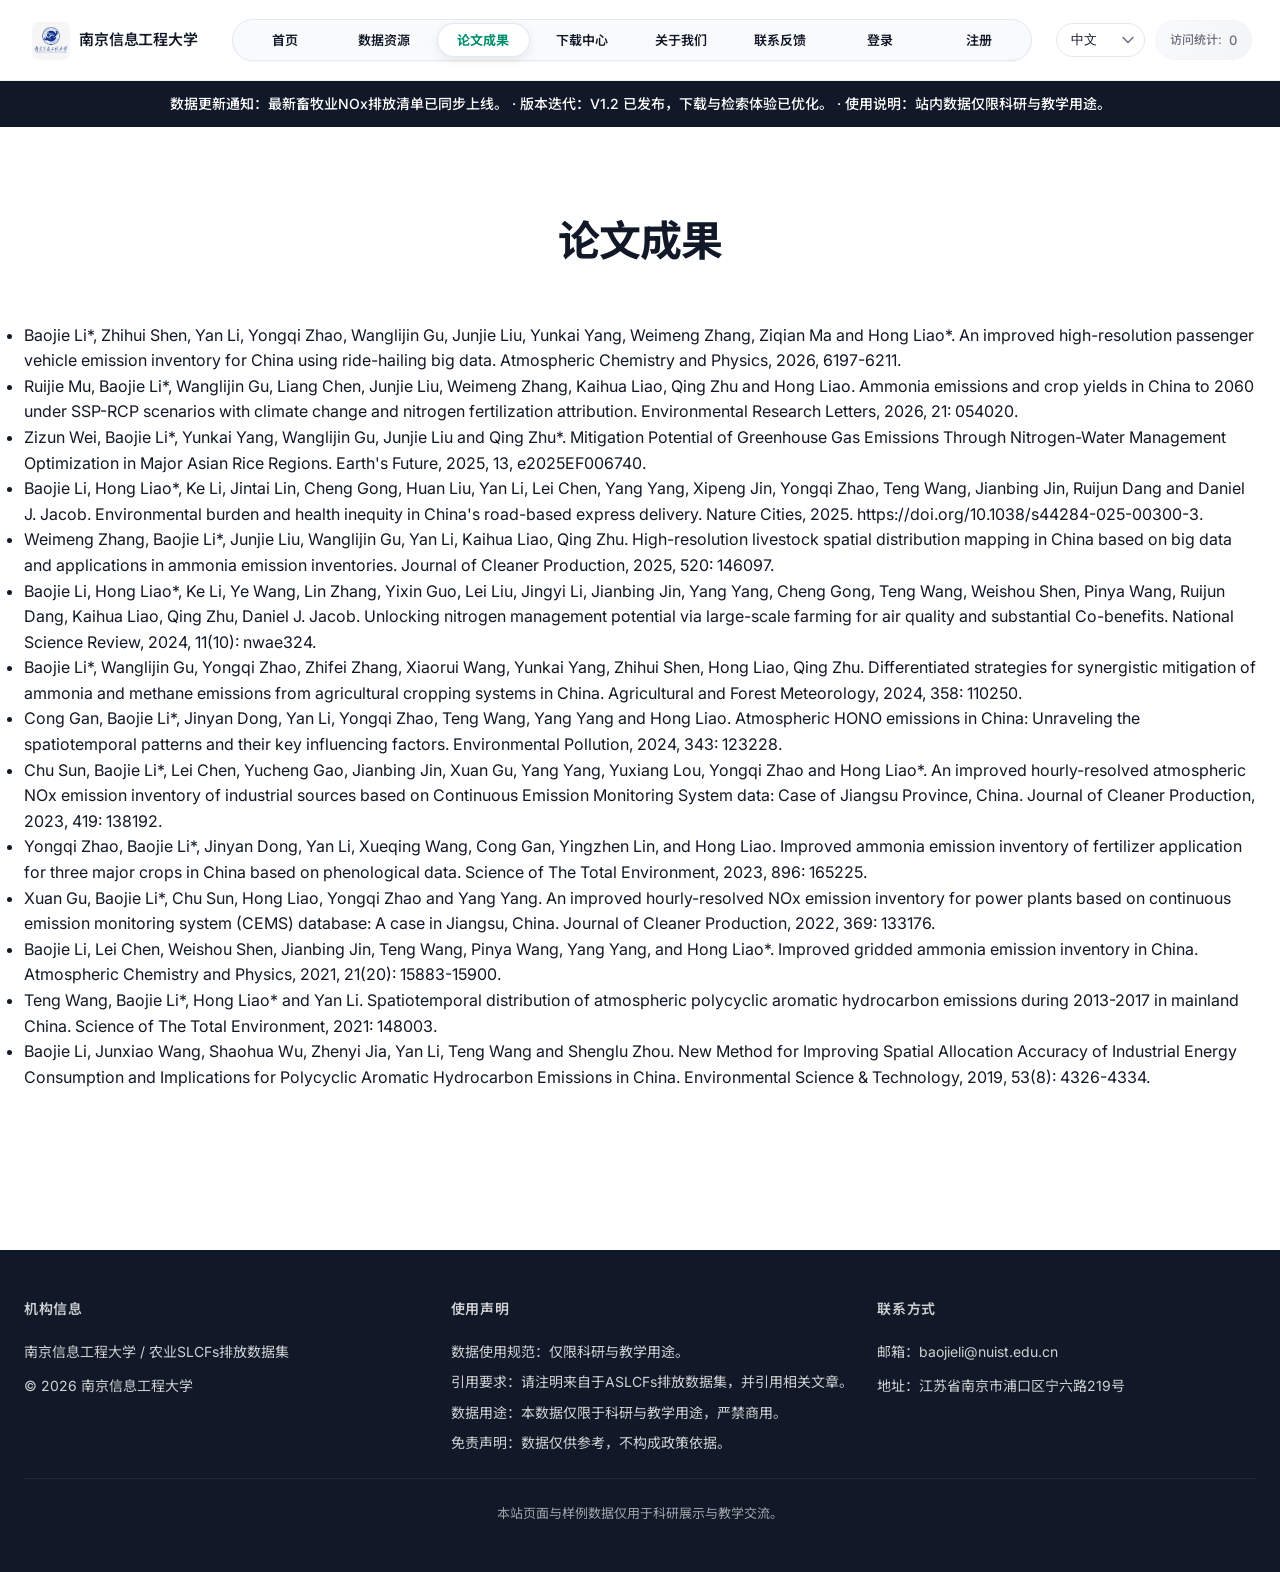
<file: papers.html>
﻿<!DOCTYPE html>
<html lang="zh-CN">
<head>
  <meta charset="UTF-8" />
  <meta name="viewport" content="width=device-width, initial-scale=1.0" />
  <title>论文成果 - 农业SLCFs排放数据集</title>
  <meta name="description" content="查看我们发表的学术论文和研究成果，涵盖大气污染、天气气候等领域的最新研究进展。" />

  <!-- Preconnect to Google Fonts -->
  <link rel="preconnect" href="https://fonts.googleapis.com" />
  <link rel="preconnect" href="https://fonts.gstatic.com" crossorigin />
  <link rel="stylesheet" href="https://fonts.googleapis.com/css2?family=Inter:wght@300;400;500;600;700&family=Noto+Sans+SC:wght@300;400;500;600;700&display=swap" />

  <link rel="stylesheet" href="styles-modern.css?v=20260604footer-tweaks" />
  <script src="script.js?v=20260604footer-tweaks" defer></script>
</head>
<body data-page="papers">
  <div class="page-shell">
    <div id="site-header-slot" class="site-shell-slot"></div>
    <div id="site-announcement-slot" class="site-shell-slot"></div>

    <main>
      <section class="content-section">
        <div class="section-header">
          <h1 id="papersTitle">论文成果</h1>
        </div>
        <div id="paperList" class="papers-list"></div>
      </section>
    </main>

    <div id="site-footer-slot" class="site-shell-slot"></div>
  </div>
</body>
</html>
</file>
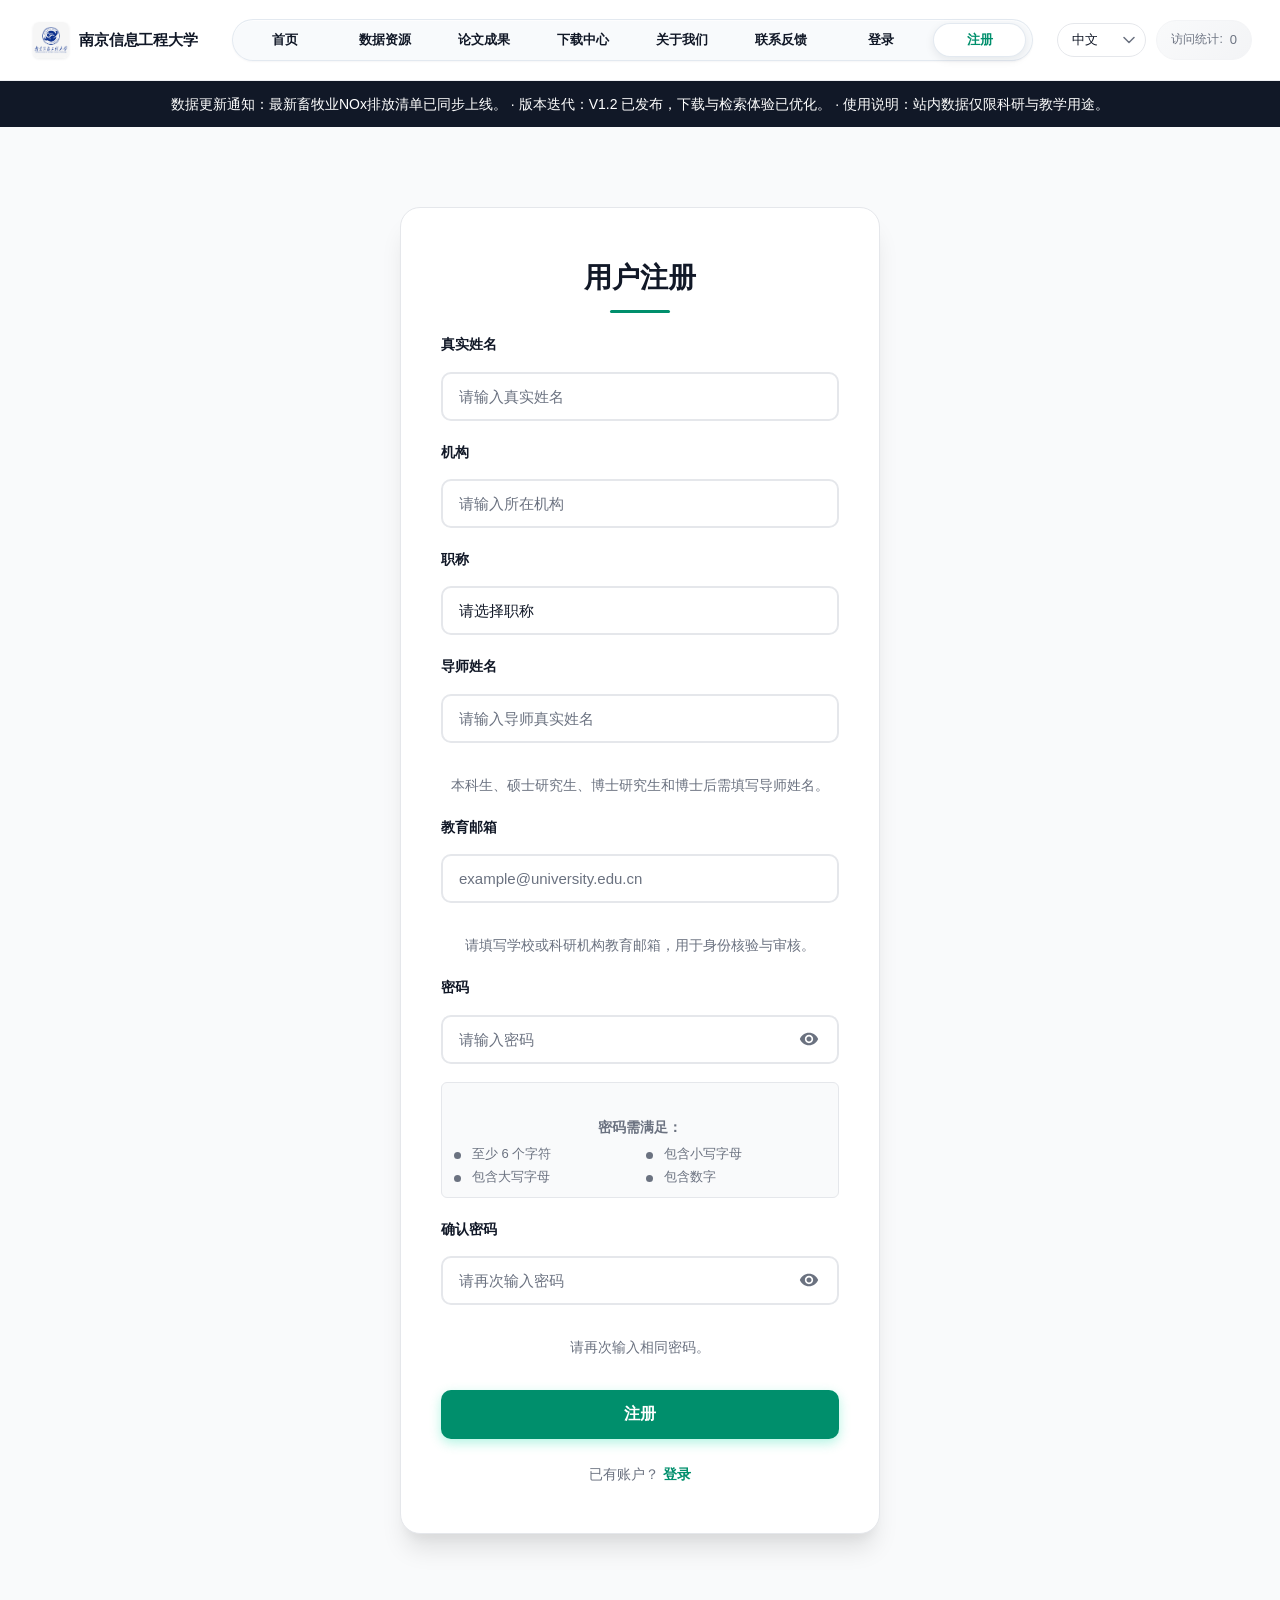
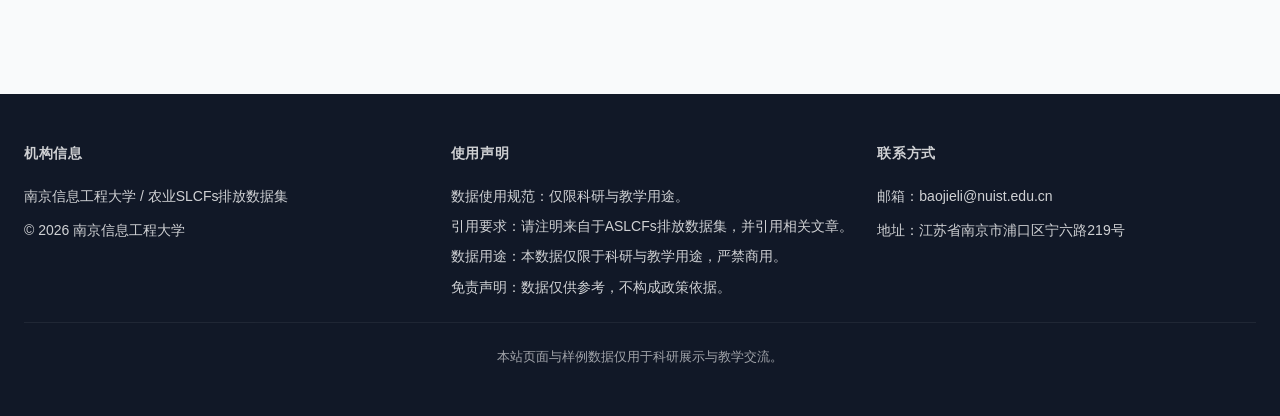
<file: register.html>
﻿<!DOCTYPE html>
<html lang="zh-CN">
<head>
  <meta charset="UTF-8" />
  <meta name="viewport" content="width=device-width, initial-scale=1.0" />
  <title>注册 - 农业SLCFs排放数据集</title>
  <link rel="stylesheet" href="styles-modern.css?v=20260604footer-tweaks" />
  <script src="script.js?v=20260604footer-tweaks" defer></script>
</head>
<body data-page="register">
  <div class="page-shell">
    <div id="site-header-slot" class="site-shell-slot"></div>
    <div id="site-announcement-slot" class="site-shell-slot"></div>

    <main class="page-main">
      <section class="content-section">
        <div class="content-grid">
          <div class="content-card">
            <h1 id="registerTitle">用户注册</h1>
            <div id="authMessage" class="form-message" role="status" aria-live="polite"></div>
            <form id="registerForm" class="auth-form">
              <div class="form-group">
                <label for="regUsername" id="regUsernameLabel">用户名</label>
                <input type="text" id="regUsername" name="username" placeholder="请输入真实姓名" required autocomplete="name" />
              </div>
              <div class="form-group">
                <label for="regInstitution" id="regInstitutionLabel">机构</label>
                <input type="text" id="regInstitution" name="institution" placeholder="请输入所在机构" autocomplete="organization" required />
              </div>
              <div class="form-group">
                <label for="regTitle" id="regTitleLabel">职称</label>
                <select id="regTitle" name="title" required>
                  <option value="">请选择职称</option>
                  <option value="undergraduate">本科生</option>
                  <option value="master">硕士研究生</option>
                  <option value="doctoral">博士研究生</option>
                  <option value="postdoc">博士后</option>
                  <option value="lecturer">讲师</option>
                  <option value="associate_professor">副教授</option>
                  <option value="professor">教授</option>
                  <option value="researcher">研究员</option>
                  <option value="engineer">工程师</option>
                  <option value="other">其他</option>
                </select>
              </div>
              <div class="form-group" id="regAdvisorGroup" hidden>
                <label for="regAdvisor" id="regAdvisorLabel">导师姓名</label>
                <input type="text" id="regAdvisor" name="advisor" placeholder="请输入导师真实姓名" autocomplete="off" />
                <p class="field-hint" id="regAdvisorHint">本科生、硕士研究生、博士研究生和博士后需填写导师姓名。</p>
              </div>
              <div class="form-group">
                <label for="regEmail" id="regEmailLabel">教育邮箱</label>
                <input type="email" id="regEmail" name="email" placeholder="example@university.edu.cn" autocomplete="email" required />
                <p class="field-hint" id="regEmailHint">请填写学校或科研机构教育邮箱，用于身份核验与审核。</p>
              </div>
              <div class="form-group">
                <label for="regPassword" id="regPasswordLabel">密码</label>
                <div class="password-wrapper">
                  <input type="password" id="regPassword" name="password" placeholder="请输入密码" required autocomplete="new-password" />
                  <button type="button" class="password-toggle" aria-label="显示密码">
                    <svg class="eye-icon" xmlns="http://www.w3.org/2000/svg" viewBox="0 0 24 24" fill="currentColor">
                      <path d="M12 4.5C7 4.5 2.73 7.61 1 12c1.73 4.39 6 7.5 11 7.5s9.27-3.11 11-7.5c-1.73-4.39-6-7.5-11-7.5zM12 17c-2.76 0-5-2.24-5-5s2.24-5 5-5 5 2.24 5 5-2.24 5-5 5zm0-8c-1.66 0-3 1.34-3 3s1.34 3 3 3 3-1.34 3-3-1.34-3-3-3z"/>
                    </svg>
                  </button>
                </div>
                <div class="password-rules" id="passwordRules" aria-live="polite">
                  <p>密码需满足：</p>
                  <ul>
                    <li data-rule="length">至少 6 个字符</li>
                    <li data-rule="lowercase">包含小写字母</li>
                    <li data-rule="uppercase">包含大写字母</li>
                    <li data-rule="number">包含数字</li>
                  </ul>
                </div>
              </div>
              <div class="form-group">
                <label for="confirmPassword" id="confirmPasswordLabel">确认密码</label>
                <div class="password-wrapper">
                  <input type="password" id="confirmPassword" name="confirmPassword" placeholder="请再次输入密码" required autocomplete="new-password" />
                  <button type="button" class="password-toggle" aria-label="显示密码">
                    <svg class="eye-icon" xmlns="http://www.w3.org/2000/svg" viewBox="0 0 24 24" fill="currentColor">
                      <path d="M12 4.5C7 4.5 2.73 7.61 1 12c1.73 4.39 6 7.5 11 7.5s9.27-3.11 11-7.5c-1.73-4.39-6-7.5-11-7.5zM12 17c-2.76 0-5-2.24-5-5s2.24-5 5-5 5 2.24 5 5-2.24 5-5 5zm0-8c-1.66 0-3 1.34-3 3s1.34 3 3 3 3-1.34 3-3-1.34-3-3-3z"/>
                    </svg>
                  </button>
                </div>
                <p class="field-hint" id="confirmPasswordHint">请再次输入相同密码。</p>
              </div>
              <button type="submit" id="registerButton">注册</button>
            </form>
            <p id="loginLink">已有账户？ <a href="login.html">立即登录</a></p>
          </div>
        </div>
      </section>
    </main>

    <div id="site-footer-slot" class="site-shell-slot"></div>
  </div>
</body>
</html>
</file>
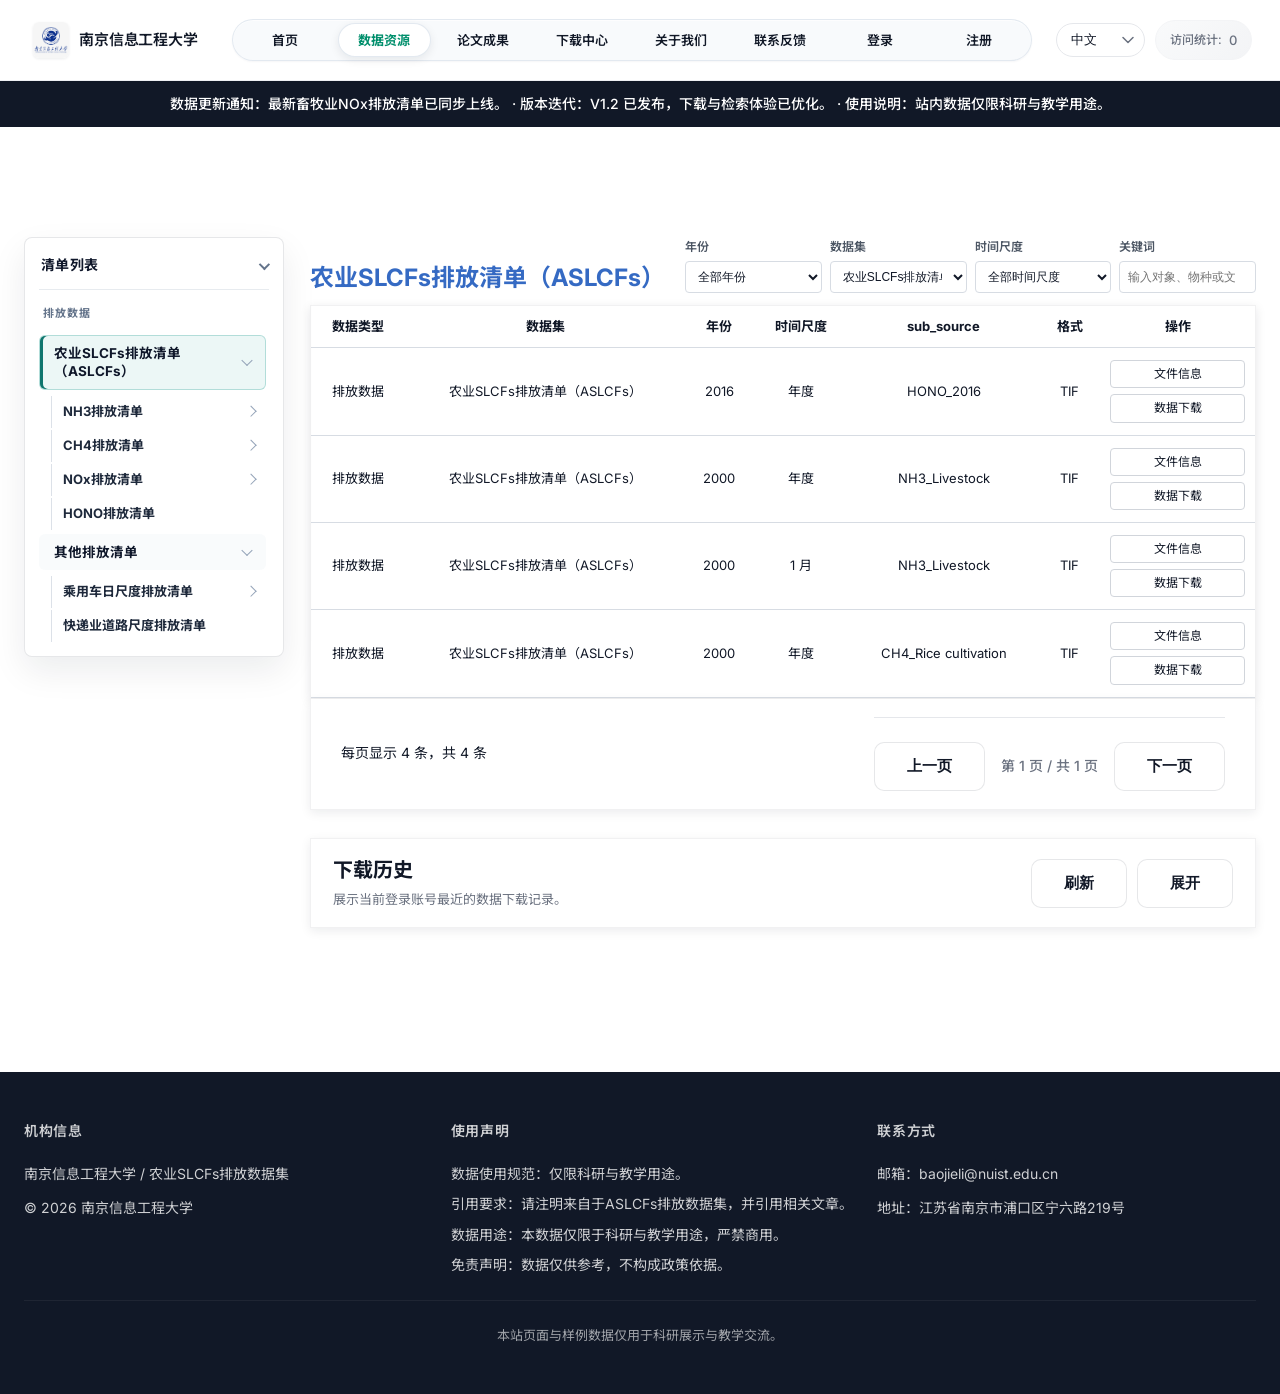
<file: resources.html>
﻿<!DOCTYPE html>
<html lang="zh-CN">
<head>
  <meta charset="UTF-8" />
  <meta name="viewport" content="width=device-width, initial-scale=1.0" />
  <title>数据资源 - 农业SLCFs排放数据集</title>
  <meta name="description" content="浏览和访问我们的排放数据资源清单。" />

  <!-- Preconnect to Google Fonts -->
  <link rel="preconnect" href="https://fonts.googleapis.com" />
  <link rel="preconnect" href="https://fonts.gstatic.com" crossorigin />
  <link rel="stylesheet" href="https://fonts.googleapis.com/css2?family=Inter:wght@300;400;500;600;700&family=Noto+Sans+SC:wght@300;400;500;600;700&display=swap" />

  <link rel="stylesheet" href="styles-modern.css?v=20260604brand-footer" />
  <script src="script.js?v=20260604login-download" defer></script>
</head>
<body data-page="resources">
  <div class="page-shell">
    <div id="site-header-slot" class="site-shell-slot"></div>
    <div id="site-announcement-slot" class="site-shell-slot"></div>

    <main>
      <section class="inventory-list-section">
        <aside class="inventory-sidebar" aria-label="清单导航">
          <div class="inventory-sidebar-block">
            <button class="inventory-sidebar-title" type="button">
              <span id="inventorySidebarTitle">清单列表</span>
              <span class="inventory-sidebar-toggle" aria-hidden="true"></span>
            </button>
            <nav class="inventory-menu">
              <div class="inventory-menu-group"><span id="inventoryMenuEmission">排放数据</span></div>
              <a href="#" class="inventory-menu-child inventory-menu-level-1 inventory-menu-parent active" id="inventoryMenuAgriculture" data-inventory-filter-dataset="agriculture_emission">农业SLCFs排放清单（ASLCFs）</a>
              <a href="#" class="inventory-menu-child inventory-menu-level-2 inventory-menu-parent" id="inventoryMenuNh3" data-inventory-filter-dataset="agriculture_emission" data-inventory-filter-main-category="NH3排放清单">NH3排放清单</a>
              <a href="#" class="inventory-menu-child inventory-menu-level-3 inventory-menu-parent" id="inventoryMenuPlanting" data-inventory-filter-dataset="agriculture_emission" data-inventory-filter-main-category="NH3排放清单" data-inventory-filter-sector="种植业">种植业</a>
              <a href="#" class="inventory-menu-child inventory-menu-level-4 inventory-menu-parent" id="inventoryMenuPlantingTime" data-inventory-filter-dataset="agriculture_emission" data-inventory-filter-main-category="NH3排放清单" data-inventory-filter-sector="种植业" data-inventory-filter-category="时间分解">时间分解</a>
              <a href="#" class="inventory-menu-child inventory-menu-level-5 inventory-menu-leaf" id="inventoryMenuPlantingTotal" data-inventory-filter-dataset="agriculture_emission" data-inventory-filter-main-category="NH3排放清单" data-inventory-filter-sector="种植业" data-inventory-filter-category="时间分解" data-inventory-filter-subjects="crop">种植业总量</a>
              <a href="#" class="inventory-menu-child inventory-menu-level-4 inventory-menu-parent" id="inventoryMenuCropDecomposition" data-inventory-filter-dataset="agriculture_emission" data-inventory-filter-main-category="NH3排放清单" data-inventory-filter-sector="种植业" data-inventory-filter-category="作物分解">作物分解</a>
              <a href="#" class="inventory-menu-child inventory-menu-level-5 inventory-menu-leaf" id="inventoryMenuRice" data-inventory-filter-dataset="agriculture_emission" data-inventory-filter-main-category="NH3排放清单" data-inventory-filter-sector="种植业" data-inventory-filter-category="作物分解" data-inventory-filter-subjects="水稻">水稻</a>
              <a href="#" class="inventory-menu-child inventory-menu-level-5 inventory-menu-leaf" id="inventoryMenuWheat" data-inventory-filter-dataset="agriculture_emission" data-inventory-filter-main-category="NH3排放清单" data-inventory-filter-sector="种植业" data-inventory-filter-category="作物分解" data-inventory-filter-subjects="小麦">小麦</a>
              <a href="#" class="inventory-menu-child inventory-menu-level-5 inventory-menu-leaf" id="inventoryMenuMaize" data-inventory-filter-dataset="agriculture_emission" data-inventory-filter-main-category="NH3排放清单" data-inventory-filter-sector="种植业" data-inventory-filter-category="作物分解" data-inventory-filter-subjects="玉米">玉米</a>
              <a href="#" class="inventory-menu-child inventory-menu-level-5 inventory-menu-leaf" id="inventoryMenuOtherCrops" data-inventory-filter-dataset="agriculture_emission" data-inventory-filter-main-category="NH3排放清单" data-inventory-filter-sector="种植业" data-inventory-filter-category="作物分解" data-inventory-filter-subjects="其他作物">其他作物</a>
              <a href="#" class="inventory-menu-child inventory-menu-level-3 inventory-menu-parent" id="inventoryMenuLivestockSector" data-inventory-filter-dataset="agriculture_emission" data-inventory-filter-main-category="NH3排放清单" data-inventory-filter-sector="畜牧业">畜牧业</a>
              <a href="#" class="inventory-menu-child inventory-menu-level-4 inventory-menu-parent" id="inventoryMenuTime" data-inventory-filter-dataset="agriculture_emission" data-inventory-filter-main-category="NH3排放清单" data-inventory-filter-sector="畜牧业" data-inventory-filter-category="时间分解">时间分解</a>
              <a href="#" class="inventory-menu-child inventory-menu-level-5 inventory-menu-leaf" id="inventoryMenuLivestock" data-inventory-filter-dataset="agriculture_emission" data-inventory-filter-main-category="NH3排放清单" data-inventory-filter-sector="畜牧业" data-inventory-filter-category="时间分解" data-inventory-filter-subjects="livestock">畜禽总量</a>
              <a href="#" class="inventory-menu-child inventory-menu-level-4 inventory-menu-parent" id="inventoryMenuSpecies" data-inventory-filter-dataset="agriculture_emission" data-inventory-filter-main-category="NH3排放清单" data-inventory-filter-sector="畜牧业" data-inventory-filter-category="物种分解">物种分解</a>
              <a href="#" class="inventory-menu-child inventory-menu-level-5 inventory-menu-leaf" id="inventoryMenuSwine" data-inventory-filter-dataset="agriculture_emission" data-inventory-filter-main-category="NH3排放清单" data-inventory-filter-sector="畜牧业" data-inventory-filter-category="物种分解" data-inventory-filter-subjects="猪">猪</a>
              <a href="#" class="inventory-menu-child inventory-menu-level-5 inventory-menu-leaf" id="inventoryMenuCattle" data-inventory-filter-dataset="agriculture_emission" data-inventory-filter-main-category="NH3排放清单" data-inventory-filter-sector="畜牧业" data-inventory-filter-category="物种分解" data-inventory-filter-subjects="牛">牛</a>
              <a href="#" class="inventory-menu-child inventory-menu-level-5 inventory-menu-leaf" id="inventoryMenuDairyCattle" data-inventory-filter-dataset="agriculture_emission" data-inventory-filter-main-category="NH3排放清单" data-inventory-filter-sector="畜牧业" data-inventory-filter-category="物种分解" data-inventory-filter-subjects="奶牛">奶牛</a>
              <a href="#" class="inventory-menu-child inventory-menu-level-5 inventory-menu-leaf" id="inventoryMenuSheep" data-inventory-filter-dataset="agriculture_emission" data-inventory-filter-main-category="NH3排放清单" data-inventory-filter-sector="畜牧业" data-inventory-filter-category="物种分解" data-inventory-filter-subjects="羊">羊</a>
              <a href="#" class="inventory-menu-child inventory-menu-level-5 inventory-menu-leaf" id="inventoryMenuPoultry" data-inventory-filter-dataset="agriculture_emission" data-inventory-filter-main-category="NH3排放清单" data-inventory-filter-sector="畜牧业" data-inventory-filter-category="物种分解" data-inventory-filter-subjects="家禽">家禽</a>
              <a href="#" class="inventory-menu-child inventory-menu-level-5 inventory-menu-leaf" id="inventoryMenuDraft" data-inventory-filter-dataset="agriculture_emission" data-inventory-filter-main-category="NH3排放清单" data-inventory-filter-sector="畜牧业" data-inventory-filter-category="物种分解" data-inventory-filter-subjects="其他">其他</a>
              <a href="#" class="inventory-menu-child inventory-menu-level-2 inventory-menu-parent" id="inventoryMenuCh4" data-inventory-filter-dataset="agriculture_emission" data-inventory-filter-main-category="CH4排放清单">CH4排放清单</a>
              <a href="#" class="inventory-menu-child inventory-menu-level-3 inventory-menu-parent" id="inventoryMenuCh4MethaneSource" data-inventory-filter-dataset="agriculture_emission" data-inventory-filter-main-category="CH4排放清单" data-inventory-filter-category="甲烷来源分解">甲烷来源分解</a>
              <a href="#" class="inventory-menu-child inventory-menu-level-4 inventory-menu-leaf" id="inventoryMenuCh4Total" data-inventory-filter-dataset="agriculture_emission" data-inventory-filter-main-category="CH4排放清单" data-inventory-filter-category="甲烷来源分解" data-inventory-filter-subjects="甲烷总排放量">甲烷总排放量</a>
              <a href="#" class="inventory-menu-child inventory-menu-level-4 inventory-menu-leaf" id="inventoryMenuCh4Manure" data-inventory-filter-dataset="agriculture_emission" data-inventory-filter-main-category="CH4排放清单" data-inventory-filter-category="甲烷来源分解" data-inventory-filter-subjects="粪便管理">粪便管理</a>
              <a href="#" class="inventory-menu-child inventory-menu-level-4 inventory-menu-leaf" id="inventoryMenuCh4Enteric" data-inventory-filter-dataset="agriculture_emission" data-inventory-filter-main-category="CH4排放清单" data-inventory-filter-category="甲烷来源分解" data-inventory-filter-subjects="肠道发酵">肠道发酵</a>
              <a href="#" class="inventory-menu-child inventory-menu-level-4 inventory-menu-leaf" id="inventoryMenuCh4Rice" data-inventory-filter-dataset="agriculture_emission" data-inventory-filter-main-category="CH4排放清单" data-inventory-filter-category="甲烷来源分解" data-inventory-filter-subjects="水稻种植">水稻种植</a>
              <a href="#" class="inventory-menu-child inventory-menu-level-2 inventory-menu-parent" id="inventoryMenuNox" data-inventory-filter-dataset="agriculture_emission" data-inventory-filter-main-category="NOx排放清单">NOx排放清单</a>
              <a href="#" class="inventory-menu-child inventory-menu-level-3 inventory-menu-leaf inventory-menu-disabled" id="inventoryMenuNoxPlanting">种植业（待开发）</a>
              <a href="#" class="inventory-menu-child inventory-menu-level-3 inventory-menu-parent" id="inventoryMenuNoxLivestockSector" data-inventory-filter-dataset="agriculture_emission" data-inventory-filter-main-category="NOx排放清单" data-inventory-filter-sector="畜牧业">畜牧业</a>
              <a href="#" class="inventory-menu-child inventory-menu-level-4 inventory-menu-parent" id="inventoryMenuNoxTime" data-inventory-filter-dataset="agriculture_emission" data-inventory-filter-main-category="NOx排放清单" data-inventory-filter-sector="畜牧业" data-inventory-filter-category="时间分解">时间分解</a>
              <a href="#" class="inventory-menu-child inventory-menu-level-5 inventory-menu-leaf" id="inventoryMenuNoxLivestock" data-inventory-filter-dataset="agriculture_emission" data-inventory-filter-main-category="NOx排放清单" data-inventory-filter-sector="畜牧业" data-inventory-filter-category="时间分解" data-inventory-filter-subjects="livestock">畜禽总量</a>
              <a href="#" class="inventory-menu-child inventory-menu-level-4 inventory-menu-parent" id="inventoryMenuNoxSpecies" data-inventory-filter-dataset="agriculture_emission" data-inventory-filter-main-category="NOx排放清单" data-inventory-filter-sector="畜牧业" data-inventory-filter-category="物种分解">物种分解</a>
              <a href="#" class="inventory-menu-child inventory-menu-level-5 inventory-menu-leaf" id="inventoryMenuNoxSwine" data-inventory-filter-dataset="agriculture_emission" data-inventory-filter-main-category="NOx排放清单" data-inventory-filter-sector="畜牧业" data-inventory-filter-category="物种分解" data-inventory-filter-subjects="猪">猪</a>
              <a href="#" class="inventory-menu-child inventory-menu-level-5 inventory-menu-leaf" id="inventoryMenuNoxCattle" data-inventory-filter-dataset="agriculture_emission" data-inventory-filter-main-category="NOx排放清单" data-inventory-filter-sector="畜牧业" data-inventory-filter-category="物种分解" data-inventory-filter-subjects="牛">牛</a>
              <a href="#" class="inventory-menu-child inventory-menu-level-5 inventory-menu-leaf" id="inventoryMenuNoxDairyCattle" data-inventory-filter-dataset="agriculture_emission" data-inventory-filter-main-category="NOx排放清单" data-inventory-filter-sector="畜牧业" data-inventory-filter-category="物种分解" data-inventory-filter-subjects="奶牛">奶牛</a>
              <a href="#" class="inventory-menu-child inventory-menu-level-5 inventory-menu-leaf" id="inventoryMenuNoxSheep" data-inventory-filter-dataset="agriculture_emission" data-inventory-filter-main-category="NOx排放清单" data-inventory-filter-sector="畜牧业" data-inventory-filter-category="物种分解" data-inventory-filter-subjects="羊">羊</a>
              <a href="#" class="inventory-menu-child inventory-menu-level-5 inventory-menu-leaf" id="inventoryMenuNoxPoultry" data-inventory-filter-dataset="agriculture_emission" data-inventory-filter-main-category="NOx排放清单" data-inventory-filter-sector="畜牧业" data-inventory-filter-category="物种分解" data-inventory-filter-subjects="家禽">家禽</a>
              <a href="#" class="inventory-menu-child inventory-menu-level-5 inventory-menu-leaf" id="inventoryMenuNoxOtherLivestock" data-inventory-filter-dataset="agriculture_emission" data-inventory-filter-main-category="NOx排放清单" data-inventory-filter-sector="畜牧业" data-inventory-filter-category="物种分解" data-inventory-filter-subjects="其他">其他</a>
              <a href="#" class="inventory-menu-child inventory-menu-level-2 inventory-menu-leaf" id="inventoryMenuHono" data-inventory-filter-dataset="agriculture_emission" data-inventory-filter-main-category="HONO排放清单">HONO排放清单</a>
              <a href="#" class="inventory-menu-child inventory-menu-level-1 inventory-menu-parent" id="inventoryMenuOther" data-inventory-filter-dataset="other_emission">其他排放清单</a>
              <a href="#" class="inventory-menu-child inventory-menu-level-2 inventory-menu-parent" id="inventoryMenuPassengerCar" data-inventory-filter-dataset="other_emission" data-inventory-filter-main-category="乘用车日尺度排放清单" data-inventory-filter-subjects="乘用车">乘用车日尺度排放清单</a>
              <a href="#" class="inventory-menu-child inventory-menu-level-3 inventory-menu-leaf" id="inventoryMenuPassengerCarCo" data-inventory-filter-dataset="other_emission" data-inventory-filter-main-category="乘用车日尺度排放清单" data-inventory-filter-category="污染物分解" data-inventory-filter-subjects="乘用车" data-inventory-filter-keyword="CO">CO</a>
              <a href="#" class="inventory-menu-child inventory-menu-level-3 inventory-menu-leaf" id="inventoryMenuPassengerCarNh3" data-inventory-filter-dataset="other_emission" data-inventory-filter-main-category="乘用车日尺度排放清单" data-inventory-filter-category="污染物分解" data-inventory-filter-subjects="乘用车" data-inventory-filter-keyword="NH3">NH3</a>
              <a href="#" class="inventory-menu-child inventory-menu-level-3 inventory-menu-leaf" id="inventoryMenuPassengerCarNox" data-inventory-filter-dataset="other_emission" data-inventory-filter-main-category="乘用车日尺度排放清单" data-inventory-filter-category="污染物分解" data-inventory-filter-subjects="乘用车" data-inventory-filter-keyword="NOx">NOx</a>
              <a href="#" class="inventory-menu-child inventory-menu-level-3 inventory-menu-leaf" id="inventoryMenuPassengerCarPm" data-inventory-filter-dataset="other_emission" data-inventory-filter-main-category="乘用车日尺度排放清单" data-inventory-filter-category="污染物分解" data-inventory-filter-subjects="乘用车" data-inventory-filter-keyword="PM">PM</a>
              <a href="#" class="inventory-menu-child inventory-menu-level-3 inventory-menu-leaf" id="inventoryMenuPassengerCarVoc" data-inventory-filter-dataset="other_emission" data-inventory-filter-main-category="乘用车日尺度排放清单" data-inventory-filter-category="污染物分解" data-inventory-filter-subjects="乘用车" data-inventory-filter-keyword="VOC">VOC</a>
              <a href="#" class="inventory-menu-child inventory-menu-level-2 inventory-menu-leaf" id="inventoryMenuExpressDelivery" data-inventory-filter-dataset="other_emission" data-inventory-filter-subjects="快递业">快递业道路尺度排放清单</a>

            </nav>
          </div>
        </aside>

        <div class="inventory-main-panel">
          <div class="inventory-table-head">
            <div>
              <h1 id="rasterSectionTitle">农业SLCFs排放清单（ASLCFs）</h1>
            </div>
            <div class="inventory-table-tools">
              <label>
                <span id="rasterYearLabel">年份</span>
                <select id="rasterYearFilter"></select>
              </label>
              <label>
                <span id="rasterDatasetLabel">数据集</span>
                <select id="rasterDatasetFilter"></select>
              </label>
              <label>
                <span id="rasterScaleLabel">时间尺度</span>
                <select id="rasterScaleFilter"></select>
              </label>
              <label class="inventory-keyword-field">
                <span id="rasterKeywordLabel">关键词</span>
                <input id="rasterKeywordFilter" type="search" placeholder="输入对象或文件名关键词" />
              </label>
            </div>
          </div>

          <div class="inventory-table-card">
            <table class="inventory-table">
              <thead>
                <tr>
                  <th id="rasterTableTypeHeader">数据类型</th>
                  <th id="rasterTableDatasetHeader">数据集</th>
                  <th id="rasterTableYearHeader">年份</th>
                  <th id="rasterTableScaleHeader">时间尺度</th>
                  <th id="rasterTableFilenameHeader">文件名</th>
                  <th id="rasterTableFormatHeader">格式</th>
                  <th id="rasterTableActionHeader">操作</th>
                </tr>
              </thead>
              <tbody id="rasterList"></tbody>
            </table>
          </div>

          <div class="inventory-table-footer">
            <p id="rasterResultsMeta">每页显示20条，共0条</p>
            <div class="raster-pagination">
              <button type="button" class="button secondary" id="rasterPrevPage">上一页</button>
              <span id="rasterPageInfo">第 1 页 / 共 1 页</span>
              <button type="button" class="button secondary" id="rasterNextPage">下一页</button>
            </div>
          </div>

          <section class="download-history-panel is-collapsed" id="downloadHistoryPanel">
            <div class="download-history-head">
              <div>
                <h2 id="downloadHistoryTitle">下载历史</h2>
                <p id="downloadHistoryText">展示当前登录账号最近的数据下载记录。</p>
              </div>
              <div class="download-history-actions">
                <button type="button" class="button secondary" id="refreshDownloadHistory">刷新</button>
                <button type="button" class="button secondary download-history-toggle" id="toggleDownloadHistory" aria-expanded="false" aria-controls="downloadHistoryBody">展开</button>
              </div>
            </div>
            <div class="download-history-body" id="downloadHistoryBody" hidden>
              <div class="download-history-table-wrap">
              <table class="download-history-table">
                <thead>
                  <tr>
                    <th id="historyTimeHeader">下载时间</th>
                    <th id="historyTypeHeader">数据类型</th>
                    <th id="historyDatasetHeader">数据集</th>
                    <th id="historyMethodHeader">下载方式</th>
                    <th id="historyFilenameHeader">文件名</th>
                    <th id="historyYearHeader">年份</th>
                    <th id="historyCategoryHeader">分解维度</th>
                    <th id="historySubjectHeader">对象/物种</th>
                    <th id="historyScaleHeader">时间尺度</th>
                    <th id="historyCountHeader">文件数</th>
                  </tr>
                </thead>
                <tbody id="downloadHistoryList">
                  <tr><td colspan="10">登录后可查看下载历史。</td></tr>
                </tbody>
              </table>
              </div>
            </div>
          </section>
        </div>
      </section>
    </main>

    <div id="site-footer-slot" class="site-shell-slot"></div>
  </div>
</body>
</html>
</file>
<file: styles-modern.css>
/* Google Fonts are now loaded in HTML for better performance */

:root {
  color-scheme: light;
  font-family: "Inter", "SF Pro Display", -apple-system, BlinkMacSystemFont, "Segoe UI", "Noto Sans SC", "PingFang SC", sans-serif;

  /* 极简黑白配色 - 优化版（符合 WCAG AA 标准） */
  --bg-primary: #FFFFFF;
  --bg-secondary: #F9FAFB;
  --bg-tertiary: #F3F4F6;
  --text-primary: #111827;
  --text-secondary: #6B7280;
  --text-tertiary: #6B7280;  /* 从 #9CA3AF 改为 #6B7280，对比度 5.39:1 */
  --accent: #008F6C;  /* 从 #00D9A3 改为 #008F6C，对比度 5.5:1 */
  --accent-hover: #007A5A;  /* 从 #00BF8F 改为 #007A5A，对比度 7.0:1 */
  --accent-light: rgba(0, 143, 108, 0.08);  /* 相应调整透明度颜色 */
  --border: #E5E7EB;
  --border-light: #F3F4F6;

  /* 阴影系统 - 更柔和 */
  --shadow-sm: 0 1px 2px 0 rgba(0, 0, 0, 0.05);
  --shadow-md: 0 4px 6px -1px rgba(0, 0, 0, 0.1), 0 2px 4px -1px rgba(0, 0, 0, 0.06);
  --shadow-lg: 0 10px 15px -3px rgba(0, 0, 0, 0.1), 0 4px 6px -2px rgba(0, 0, 0, 0.05);
  --shadow-xl: 0 20px 25px -5px rgba(0, 0, 0, 0.1), 0 10px 10px -5px rgba(0, 0, 0, 0.04);

  /* 圆角 */
  --radius-sm: 6px;
  --radius-md: 10px;
  --radius-lg: 14px;
  --radius-xl: 20px;

  /* 间距 */
  --space-xs: 8px;
  --space-sm: 16px;
  --space-md: 24px;
  --space-lg: 48px;
  --space-xl: 80px;
  --space-2xl: 120px;
}

* {
  box-sizing: border-box;
  margin: 0;
  padding: 0;
}

body {
  font-family: "Inter", "Noto Sans SC", "PingFang SC", sans-serif;
  background: var(--bg-primary);
  color: var(--text-primary);
  line-height: 1.6;
  -webkit-font-smoothing: antialiased;
  -moz-osx-font-smoothing: grayscale;
}

/* 页面容器 */
.page-shell {
  min-height: 100vh;
  display: flex;
  flex-direction: column;
}

.site-shell-slot {
  display: contents;
}

/* 顶部导航 */
.site-header {
  position: sticky;
  top: 0;
  z-index: 1000;
  background: rgba(255, 255, 255, 0.95);
  backdrop-filter: blur(24px) saturate(180%);
  -webkit-backdrop-filter: blur(24px) saturate(180%);
  border-bottom: 1px solid rgba(229, 231, 235, 0.6);
  padding: 12px 0;
  transition: all 0.3s cubic-bezier(0.4, 0, 0.2, 1);
  box-shadow: 0 1px 3px 0 rgba(0, 0, 0, 0.02), 0 1px 2px 0 rgba(0, 0, 0, 0.03);
}

.site-header .container {
  max-width: 1400px;
  margin: 0 auto;
  padding: 0 28px;
  display: flex;
  align-items: center;
  justify-content: space-between;
  gap: 24px;
  min-height: 56px;
}

/* Logo品牌区 */
.brand {
  display: flex;
  align-items: center;
  gap: 10px;
  text-decoration: none;
  flex-shrink: 0;
  min-width: 0;
  padding: 5px 10px 5px 5px;
  border-radius: var(--radius-md);
  transition: all 0.3s cubic-bezier(0.4, 0, 0.2, 1);
}

.brand:hover {
  background: var(--bg-secondary);
}

.brand-logo {
  width: 36px;
  height: 36px;
  object-fit: contain;
  border-radius: var(--radius-sm);
  transition: all 0.3s cubic-bezier(0.4, 0, 0.2, 1);
  box-shadow: 0 1px 3px rgba(15, 23, 42, 0.08);
}

.brand:hover .brand-logo {
  transform: scale(1.04);
  box-shadow: 0 3px 8px rgba(15, 23, 42, 0.1);
}

.brand-copy {
  display: flex;
  flex-direction: column;
  gap: 3px;
}

.brand-name {
  font-size: 15px;
  font-weight: 600;
  color: var(--text-primary);
  letter-spacing: -0.01em;
  transition: color 0.2s ease;
  line-height: 1.2;
  white-space: nowrap;
}

.brand:hover .brand-name {
  color: var(--accent);
}

.brand-subtitle {
  font-size: 12px;
  color: var(--text-secondary);
  font-weight: 400;
  line-height: 1.2;
  white-space: nowrap;
  letter-spacing: 0.01em;
}

/* 导航菜单 */
.site-nav {
  display: flex;
  gap: 6px;
  align-items: center;
  justify-content: space-between;
  flex: 1 1 auto;
  min-width: 0;
  flex-wrap: nowrap;
  padding: 3px 6px;
  background: rgba(248, 250, 252, 0.92);
  border-radius: 999px;
  border: 1px solid rgba(226, 232, 240, 0.95);
  box-shadow: inset 0 1px 0 rgba(255, 255, 255, 0.7), 0 1px 2px rgba(15, 23, 42, 0.04);
}

.site-nav a {
  flex: 1 1 0;
  min-width: 72px;
  max-width: 112px;
  padding: 8px 12px;
  font-size: 13px;
  font-weight: 600;
  color: var(--text-primary);
  text-decoration: none;
  text-align: center;
  border-radius: 999px;
  border: 1px solid transparent;
  transition: color 0.2s ease, background 0.2s ease, border-color 0.2s ease, box-shadow 0.2s ease;
  position: relative;
  white-space: nowrap;
  line-height: 1.3;
  letter-spacing: 0;
}

.site-nav a:hover {
  background: rgba(255, 255, 255, 0.72);
  color: var(--accent);
  border-color: rgba(226, 232, 240, 0.9);
}

.site-nav a.active {
  background: #fff;
  color: var(--accent);
  border-color: rgba(226, 232, 240, 0.95);
  font-weight: 700;
  box-shadow: 0 3px 10px rgba(15, 23, 42, 0.08), inset 0 1px 0 rgba(255, 255, 255, 0.9);
}

.site-nav a.active::after {
  display: none;
}

body.admin-nav-visible .site-nav {
  gap: 4px;
}

body.admin-nav-visible .site-nav a {
  min-width: 64px;
  max-width: 98px;
  padding-left: 9px;
  padding-right: 9px;
}

/* 右侧操作区 */
.site-actions {
  display: flex;
  align-items: center;
  gap: 10px;
  flex: 0 1 auto;
  min-width: 0;
  justify-content: flex-end;
  flex-wrap: nowrap;
}

.search-form {
  display: flex;
  gap: 6px;
  min-width: 0;
  align-items: center;
}

.search-form input {
  width: 180px;
  padding: 9px 16px;
  font-size: 13px;
  border: 1px solid var(--border);
  border-radius: 999px;
  background: var(--bg-primary);
  color: var(--text-primary);
  transition: all 0.3s cubic-bezier(0.4, 0, 0.2, 1);
  font-weight: 400;
}

.search-form input::placeholder {
  color: var(--text-tertiary);
}

.search-form input:focus {
  outline: none;
  border-color: var(--accent);
  box-shadow: 0 0 0 4px var(--accent-light), 0 2px 8px rgba(0, 0, 0, 0.06);
  width: 220px;
}

.search-form button {
  padding: 9px 18px;
  font-size: 13px;
  font-weight: 600;
  background: var(--text-primary);
  color: white;
  border: none;
  border-radius: 999px;
  cursor: pointer;
  transition: all 0.25s cubic-bezier(0.4, 0, 0.2, 1);
  white-space: nowrap;
  letter-spacing: -0.01em;
}

.search-form button:hover {
  background: var(--text-secondary);
  transform: translateY(-2px);
  box-shadow: 0 4px 12px rgba(0, 0, 0, 0.15);
}

.search-form button:active {
  transform: translateY(0);
  box-shadow: 0 2px 6px rgba(0, 0, 0, 0.1);
}

.language-select {
  padding: 9px 32px 9px 14px;
  font-size: 12.5px;
  border: 1px solid var(--border);
  border-radius: 999px;
  background: var(--bg-primary);
  color: var(--text-primary);
  cursor: pointer;
  transition: all 0.2s ease;
  font-weight: 500;
  appearance: none;
  background-image: url("data:image/svg+xml,%3Csvg width='12' height='8' viewBox='0 0 12 8' fill='none' xmlns='http://www.w3.org/2000/svg'%3E%3Cpath d='M1 1.5L6 6.5L11 1.5' stroke='%236B7280' stroke-width='1.5' stroke-linecap='round' stroke-linejoin='round'/%3E%3C/svg%3E");
  background-repeat: no-repeat;
  background-position: right 10px center;
}

.language-select:hover {
  border-color: var(--text-secondary);
  background-color: var(--bg-secondary);
  box-shadow: 0 2px 6px rgba(0, 0, 0, 0.05);
}

.language-select:focus {
  outline: none;
  border-color: var(--accent);
  box-shadow: 0 0 0 4px var(--accent-light);
}

.visit-stats {
  display: flex;
  align-items: center;
  gap: 7px;
  flex: 0 0 auto;
  padding: 9px 14px;
  background: linear-gradient(135deg, var(--bg-secondary) 0%, var(--bg-tertiary) 100%);
  border-radius: 999px;
  font-size: 12px;
  white-space: nowrap;
  border: 1px solid var(--border-light);
  transition: all 0.3s cubic-bezier(0.4, 0, 0.2, 1);
}

.visit-stats:hover {
  background: linear-gradient(135deg, var(--bg-tertiary) 0%, var(--border-light) 100%);
  border-color: var(--border);
  transform: translateY(-1px);
  box-shadow: 0 2px 8px rgba(0, 0, 0, 0.06);
}

.visit-stats span {
  color: var(--text-secondary);
  font-weight: 500;
}

.visit-stats strong {
  color: var(--text-secondary);
  font-weight: 500;
  font-size: 13px;
}

.admin-only {
  display: none;
}

/* 公告栏 */
.announcement-bar {
  background: var(--text-primary);
  color: white;
  padding: 12px 0;
  overflow: hidden;
}

.ticker {
  max-width: 1280px;
  margin: 0 auto;
  padding: 0 var(--space-md);
  text-align: center;
  font-size: 14px;
  font-weight: 500;
}

/* Hero区域 */
.hero-section {
  position: relative;
  padding: var(--space-xl) var(--space-md);
  background: #dfe8e2;
  overflow: hidden;
}

.hero-section::before {
  content: "";
  position: absolute;
  inset: 0;
  background:
    linear-gradient(90deg, rgba(255, 255, 255, 0.96) 0%, rgba(255, 255, 255, 0.88) 38%, rgba(255, 255, 255, 0.62) 68%, rgba(255, 255, 255, 0.34) 100%);
  z-index: 1;
}

.hero-backgrounds {
  position: absolute;
  inset: 0;
  overflow: hidden;
}

.hero-bg {
  position: absolute;
  inset: -4%;
  background-position: center;
  background-repeat: no-repeat;
  background-size: cover;
  opacity: 0;
  transform: scale(1.06);
  animation: heroBackgroundCycle 18s ease-in-out infinite;
}

.bg-traffic {
  background-image:
    linear-gradient(135deg, rgba(18, 36, 48, 0.28), rgba(13, 24, 30, 0.14)),
    url("交通.jpg");
  animation-delay: 0s;
}

.bg-agriculture {
  background-image:
    linear-gradient(135deg, rgba(22, 44, 24, 0.22), rgba(12, 20, 12, 0.1)),
    url("农业.jpg");
  animation-delay: 6s;
}

.bg-industrial {
  background-image:
    linear-gradient(135deg, rgba(40, 28, 20, 0.24), rgba(20, 16, 12, 0.12)),
    url("工业.jpg");
  animation-delay: 12s;
}

.hero-section .container {
  max-width: 1280px;
  margin: 0 auto;
  display: grid;
  grid-template-columns: 1fr 1fr;
  gap: var(--space-lg);
  align-items: center;
  position: relative;
  z-index: 2;
}

.hero-copy {
  max-width: 720px;
  padding: 28px;
  border-radius: var(--radius-xl);
  background: rgba(255, 255, 255, 0.5);
  backdrop-filter: blur(10px);
  -webkit-backdrop-filter: blur(10px);
  border: 1px solid rgba(255, 255, 255, 0.55);
  box-shadow: var(--shadow-lg);
}

.hero-subtitle {
  font-size: 14px;
  font-weight: 600;
  color: var(--accent);
  text-transform: uppercase;
  letter-spacing: 0.1em;
  margin-bottom: 16px;
}

.hero-copy h1 {
  font-size: 52px;
  font-weight: 700;
  line-height: 1.1;
  letter-spacing: 0;
  color: var(--text-primary);
  margin-bottom: 24px;
  white-space: nowrap;
}

.hero-text {
  font-size: 18px;
  line-height: 1.72;
  color: var(--text-secondary);
  margin-bottom: 32px;
}

.hero-buttons {
  display: flex;
  gap: 16px;
}

.button {
  padding: 14px 32px;
  font-size: 15px;
  font-weight: 600;
  text-decoration: none;
  border-radius: var(--radius-md);
  transition: all 0.25s cubic-bezier(0.4, 0, 0.2, 1);
  display: inline-block;
  cursor: pointer;
}

.button.primary {
  background: var(--text-primary);
  color: white;
  border: none;
}

.button.primary:hover {
  background: var(--text-secondary);
  transform: translateY(-2px);
  box-shadow: var(--shadow-lg);
}

.button.primary:active {
  transform: translateY(0);
  box-shadow: var(--shadow-md);
}

.button.secondary {
  background: var(--bg-secondary);
  color: var(--text-primary);
  border: 1px solid var(--border);
}

.button.secondary:hover {
  background: var(--bg-tertiary);
  border-color: var(--text-primary);
  transform: translateY(-1px);
  box-shadow: var(--shadow-sm);
}

/* Hero视觉区 */
.hero-visual {
  position: relative;
  height: 400px;
}

.floating-card {
  position: absolute;
  top: 50%;
  left: 50%;
  transform: translate(-50%, -50%);
  background: white;
  padding: 32px;
  border-radius: var(--radius-xl);
  box-shadow: var(--shadow-xl);
  max-width: 400px;
  border: 1px solid var(--border-light);
  animation: float 6s ease-in-out infinite;
}

.home-news-card {
  display: grid;
  position: absolute;
  grid-template-columns: 1fr;
  grid-template-rows: auto auto;
  gap: 16px;
  width: min(520px, 88vw);
  max-width: 520px;
  min-height: 0;
  padding: 20px;
  overflow: visible;
}

.home-news-media {
  position: relative;
  min-height: auto;
  aspect-ratio: 2.12 / 1;
  align-self: center;
  overflow: hidden;
  border-radius: 8px;
  background: #fff;
  box-shadow: inset 0 0 0 1px rgba(15, 23, 42, 0.08);
}

.home-news-image {
  position: absolute;
  inset: 0;
  width: 100%;
  height: 100%;
  object-fit: contain;
  opacity: 0;
  transform: scale(0.965);
  transition: opacity 0.6s ease, transform 0.8s ease;
}

.home-news-image.is-active {
  opacity: 1;
  transform: scale(1);
}

.home-news-content {
  display: grid;
  align-items: flex-start;
  align-content: center;
  gap: 12px;
  min-width: 0;
}

.home-news-copy {
  min-width: 0;
}

.home-news-content .card-kicker {
  width: fit-content;
  margin-bottom: 8px;
  padding: 5px 10px;
  font-size: 11px;
}

.home-news-content .card-title {
  margin-bottom: 6px;
  font-size: 18px;
  line-height: 1.35;
}

.home-news-content #newsText {
  margin-bottom: 0;
  font-size: 14px;
  line-height: 1.6;
}

.home-news-link {
  align-self: center;
  min-width: auto;
  justify-content: center;
  white-space: nowrap;
  padding: 9px 15px;
  font-size: 13.5px;
  color: var(--accent);
  background: rgba(0, 217, 163, 0.09);
  border: 1px solid rgba(0, 153, 115, 0.18);
  box-shadow: none;
}

.home-news-actions {
  display: flex;
  align-items: center;
  justify-content: space-between;
  gap: 12px;
  width: 100%;
}

.home-news-controls {
  position: static;
  transform: none;
  display: flex;
  align-items: center;
  justify-content: flex-end;
  gap: 8px;
  padding: 0;
  border-radius: 0;
  background: transparent;
  box-shadow: none;
  backdrop-filter: none;
}

.home-news-arrow,
.home-news-dot {
  border: 0;
  cursor: pointer;
}

.home-news-arrow {
  width: 24px;
  height: 24px;
  border-radius: 50%;
  background: rgba(248, 250, 252, 0.84);
  color: var(--text-primary);
  font-size: 18px;
  line-height: 1;
}

.home-news-arrow:hover {
  background: var(--accent-light);
  color: var(--accent);
}

.home-news-dots {
  display: flex;
  gap: 7px;
}

.home-news-dot {
  width: 7px;
  height: 7px;
  border-radius: 50%;
  background: var(--text-tertiary);
  padding: 0;
}

.home-news-dot.is-active {
  width: 20px;
  border-radius: 999px;
  background: var(--accent);
}

.floating-card.home-news-card {
  width: min(520px, 88vw);
  max-width: 520px;
  padding: 20px;
}

@keyframes float {
  0%, 100% {
    transform: translate(-50%, -50%);
  }
  50% {
    transform: translate(-50%, -54%);
  }
}

@keyframes heroBackgroundCycle {
  0% {
    opacity: 0;
    transform: scale(1.08);
  }
  8% {
    opacity: 1;
  }
  28% {
    opacity: 1;
    transform: scale(1.02);
  }
  38% {
    opacity: 0;
    transform: scale(1);
  }
  100% {
    opacity: 0;
    transform: scale(1);
  }
}

/* Override the hero image URLs with ASCII-safe encoded filenames. */
.bg-traffic {
  background-image:
    linear-gradient(135deg, rgba(18, 36, 48, 0.28), rgba(13, 24, 30, 0.14)),
    url("%E4%BA%A4%E9%80%9A.jpg");
}

.bg-agriculture {
  background-image:
    linear-gradient(135deg, rgba(22, 44, 24, 0.22), rgba(12, 20, 12, 0.1)),
    url("%E5%86%9C%E4%B8%9A.jpg");
}

.bg-industrial {
  background-image:
    linear-gradient(135deg, rgba(40, 28, 20, 0.24), rgba(20, 16, 12, 0.12)),
    url("%E5%B7%A5%E4%B8%9A.jpg");
}

@media (prefers-reduced-motion: reduce) {
  .hero-bg {
    animation: none;
    transform: none;
  }

  .bg-traffic {
    opacity: 1;
  }
}

.hero-section {
  isolation: isolate;
}

.hero-section::after {
  content: "";
  position: absolute;
  right: -140px;
  top: 30px;
  width: 420px;
  height: 420px;
  border-radius: 50%;
  background: radial-gradient(circle, rgba(255, 255, 255, 0.44), rgba(255, 255, 255, 0));
  z-index: 1;
  pointer-events: none;
}

.hero-bg {
  will-change: opacity, transform;
}

.hero-copy {
  padding: 32px;
  background: linear-gradient(180deg, rgba(255, 255, 255, 0.72), rgba(255, 255, 255, 0.56));
  backdrop-filter: blur(14px);
  -webkit-backdrop-filter: blur(14px);
  border: 1px solid rgba(255, 255, 255, 0.72);
  box-shadow: 0 24px 60px rgba(17, 24, 39, 0.12);
}

.hero-subtitle {
  display: inline-flex;
  align-items: center;
  gap: 10px;
  padding: 8px 14px;
  font-size: 12px;
  letter-spacing: 0.16em;
  margin-bottom: 18px;
  border-radius: 999px;
  background: rgba(255, 255, 255, 0.68);
  border: 1px solid rgba(0, 217, 163, 0.18);
}

.hero-subtitle::before {
  content: "";
  width: 8px;
  height: 8px;
  border-radius: 50%;
  background: var(--accent);
  box-shadow: 0 0 0 6px rgba(0, 217, 163, 0.12);
}

.hero-text {
  line-height: 1.75;
  color: #425466;
  max-width: 48ch;
}

.hero-buttons {
  margin-bottom: 26px;
  flex-wrap: wrap;
}

.button.primary {
  background: linear-gradient(135deg, #101828, #1f2937);
  box-shadow: 0 18px 34px rgba(17, 24, 39, 0.2);
}

.button.primary:hover {
  background: linear-gradient(135deg, #0f172a, #111827);
}

.button.secondary {
  background: rgba(255, 255, 255, 0.72);
  border: 1px solid rgba(17, 24, 39, 0.1);
}

.button.secondary:hover {
  background: rgba(255, 255, 255, 0.94);
  border-color: rgba(17, 24, 39, 0.18);
}

.hero-metrics {
  display: grid;
  grid-template-columns: minmax(112px, 0.72fr) minmax(112px, 0.72fr) minmax(250px, 1.56fr);
  gap: 14px;
  align-items: stretch;
}

.hero-metric {
  min-width: 0;
  padding: 14px 16px;
  border-radius: 18px;
  background: rgba(255, 255, 255, 0.58);
  border: 1px solid rgba(255, 255, 255, 0.8);
  box-shadow: 0 12px 26px rgba(148, 163, 184, 0.12);
}

.hero-metric strong {
  display: block;
  font-size: 1.1rem;
  color: var(--text-primary);
  letter-spacing: -0.02em;
}

.hero-metric strong.hero-metric-compact {
  max-width: none;
  font-size: 0.9rem;
  line-height: 1.35;
  letter-spacing: 0;
  white-space: nowrap;
}

@media (max-width: 768px) {
  .hero-metrics {
    grid-template-columns: 1fr;
  }

  .hero-metric strong.hero-metric-compact {
    white-space: normal;
  }
}

.hero-metric span {
  display: block;
  margin-top: 6px;
  font-size: 0.82rem;
  color: #5b6777;
}

.floating-card {
  width: min(100%, 410px);
  padding: 30px;
  border-radius: 28px;
  background: linear-gradient(180deg, rgba(255, 255, 255, 0.84), rgba(255, 255, 255, 0.72));
  border: 1px solid rgba(255, 255, 255, 0.82);
  box-shadow: 0 28px 70px rgba(15, 23, 42, 0.18);
  backdrop-filter: blur(14px);
  -webkit-backdrop-filter: blur(14px);
}

.card-kicker {
  display: inline-flex;
  align-items: center;
  padding: 6px 10px;
  margin-bottom: 14px;
  border-radius: 999px;
  background: rgba(17, 24, 39, 0.06);
  color: #4b5563;
  font-size: 11px;
  font-weight: 700;
  letter-spacing: 0.14em;
  text-transform: uppercase;
}

.card-title {
  font-weight: 700;
}

.floating-card p:last-child {
  color: #475569;
  line-height: 1.72;
}

.sector-tags {
  margin-top: 18px;
}

.sector-tag {
  padding: 8px 14px;
  font-weight: 600;
  background: rgba(255, 255, 255, 0.7);
  color: #475569;
  border-radius: 999px;
  border: 1px solid rgba(148, 163, 184, 0.22);
}

.sector-tag.active {
  box-shadow: 0 14px 24px rgba(0, 217, 163, 0.22);
}

@media (max-width: 1024px) {
  .inventory-list-section {
    grid-template-columns: 1fr;
    gap: 18px;
  }

  .inventory-sidebar {
    display: grid;
    grid-template-columns: repeat(2, minmax(0, 1fr));
    gap: 16px;
  }

  .inventory-sidebar-block + .inventory-sidebar-block {
    margin-top: 0;
    padding-top: 0;
    border-top: 0;
  }

  .inventory-table-head {
    grid-template-columns: 1fr;
  }

  .inventory-table-tools {
    grid-template-columns: repeat(3, minmax(0, 1fr));
  }

  .hero-section::before {
    background: linear-gradient(180deg, rgba(255, 255, 255, 0.94) 0%, rgba(255, 255, 255, 0.84) 46%, rgba(255, 255, 255, 0.7) 100%);
  }

  .hero-copy {
    max-width: 100%;
  }
}

@media (max-width: 1200px) {
  .site-header .container {
    gap: 8px;
  }

  .brand-subtitle {
    display: none;
  }

  .site-nav a {
    padding: 7px 8px;
    font-size: 12.5px;
  }

  .search-form input {
    width: 128px;
  }

  .search-form input:focus {
    width: 148px;
  }

  .visit-stats #statLabel {
    display: none;
  }
}

@media (max-width: 1320px) {
  body.admin-nav-visible .site-header .container {
    flex-wrap: wrap;
    row-gap: 8px;
  }

  body.admin-nav-visible .site-actions {
    flex: 1 0 100%;
    order: 3;
    justify-content: center;
    flex-wrap: wrap;
  }

  body.admin-nav-visible .site-nav {
    order: 2;
  }
}

@media (max-width: 900px) {
  .site-header .container {
    flex-wrap: wrap;
    justify-content: center;
    row-gap: 8px;
  }

  .brand {
    order: 1;
  }

  .site-actions {
    order: 2;
  }

  .site-nav {
    order: 3;
    width: 100%;
    flex-wrap: nowrap;
    overflow-x: auto;
    justify-content: flex-start;
    padding-bottom: 2px;
    scrollbar-width: none;
  }

  .site-nav::-webkit-scrollbar {
    display: none;
  }
}

@media (max-width: 768px) {
  .inventory-list-section {
    padding-top: 16px;
  }

  .inventory-sidebar {
    grid-template-columns: 1fr;
  }

  .inventory-table-tools {
    grid-template-columns: 1fr;
  }

  .inventory-table-footer {
    align-items: flex-start;
    flex-direction: column;
    padding: 16px;
  }

  .hero-copy {
    padding: 22px;
  }

  .hero-metrics {
    gap: 10px;
  }

  .hero-metric {
    width: 100%;
  }
}

.card-title {
  font-size: 18px;
  font-weight: 600;
  color: var(--text-primary);
  margin-bottom: 12px;
}

.floating-card p:last-child {
  font-size: 15px;
  color: var(--text-secondary);
  line-height: 1.6;
}

/* 行业标签 */
.sector-tags {
  display: flex;
  gap: 8px;
  margin-top: 16px;
  flex-wrap: wrap;
}

.sector-tag {
  padding: 6px 14px;
  font-size: 13px;
  font-weight: 500;
  background: var(--bg-secondary);
  color: var(--text-secondary);
  border-radius: 20px;
  border: 1px solid var(--border-light);
  cursor: pointer;
  transition: all 0.3s cubic-bezier(0.4, 0, 0.2, 1);
  user-select: none;
}

.sector-tag:hover {
  background: var(--accent-light);
  color: var(--accent);
  border-color: var(--accent);
  transform: translateY(-2px);
  box-shadow: var(--shadow-sm);
}

.sector-tag.active {
  background: var(--accent);
  color: white;
  border-color: var(--accent);
  box-shadow: var(--shadow-md);
}

.sector-tag[data-sector="emission"]:hover,
.sector-tag[data-sector="emission"].active {
  background: #3B82F6;
  border-color: #3B82F6;
  color: white;
}

/* 内容区域 */
main {
  flex: 1;
  padding: var(--space-xl) var(--space-md);
  max-width: 1280px;
  margin: 0 auto;
  width: 100%;
}

.content-section {
  margin-bottom: var(--space-xl);
}

.section-header {
  text-align: center;
  margin-bottom: var(--space-lg);
}

.section-header h1,
.section-header h2 {
  font-size: 42px;
  font-weight: 700;
  letter-spacing: -0.02em;
  color: var(--text-primary);
  margin-bottom: 16px;
}

.section-header p {
  font-size: 18px;
  color: var(--text-secondary);
  max-width: 700px;
  margin: 0 auto;
}

body[data-page="about"] .content-section:first-of-type {
  margin-bottom: 72px;
}

body[data-page="about"] .content-section:first-of-type .section-header {
  max-width: 900px;
  margin: 0 auto;
  padding: 14px 0 8px;
}

body[data-page="about"] .content-section:first-of-type .section-header h1 {
  font-family: "Noto Sans SC", "PingFang SC", "Inter", sans-serif;
  font-size: 44px;
  font-weight: 700;
  line-height: 1.18;
  letter-spacing: 0;
  margin-bottom: 22px;
}

body[data-page="about"] .content-section:first-of-type .section-header p {
  max-width: 820px;
  font-family: "Noto Sans SC", "PingFang SC", "Inter", sans-serif;
  font-size: 20px;
  font-weight: 400;
  line-height: 1.95;
  color: #374151;
  text-align: left;
  text-wrap: pretty;
}

/* 特性网格 */
.feature-grid {
  display: grid;
  grid-template-columns: repeat(auto-fit, minmax(300px, 1fr));
  gap: 24px;
}

.feature-card {
  padding: 32px;
  background: var(--bg-secondary);
  border-radius: var(--radius-lg);
  border: 1px solid var(--border-light);
  transition: all 0.3s cubic-bezier(0.4, 0, 0.2, 1);
}

.feature-card:hover {
  transform: translateY(-6px);
  box-shadow: var(--shadow-lg);
  border-color: var(--border);
  background: white;
}

.feature-card h3 {
  font-size: 20px;
  font-weight: 600;
  color: var(--text-primary);
  margin-bottom: 12px;
}

.feature-card p {
  font-size: 15px;
  color: var(--text-secondary);
  line-height: 1.6;
}

/* 团队网格 */
.team-grid {
  display: flex;
  flex-direction: column;
  gap: 40px;
}

.team-group {
  width: 100%;
}

.team-group-heading {
  display: flex;
  align-items: center;
  gap: 16px;
  margin-bottom: 20px;
}

.team-group-heading::after {
  content: "";
  flex: 1;
  height: 1px;
  background: var(--border-light);
}

.team-group-heading h3 {
  margin: 0;
  font-size: 18px;
  font-weight: 700;
  color: var(--text-primary);
  letter-spacing: 0;
}

.team-group-grid {
  display: grid;
  grid-template-columns: repeat(auto-fill, minmax(240px, 1fr));
  gap: 24px;
}

.team-group-leader .team-group-grid {
  grid-template-columns: repeat(2, minmax(280px, 1fr));
  max-width: 690px;
}

.team-card {
  position: relative;
  overflow: hidden;
  text-align: center;
  padding: 32px;
  background: var(--bg-secondary);
  border: 1px solid var(--border-light);
  border-radius: var(--radius-lg);
  transition: all 0.3s cubic-bezier(0.4, 0, 0.2, 1);
}

.team-card::before {
  content: "";
  position: absolute;
  inset: 0 0 auto;
  height: 2px;
  background: transparent;
}

.team-card:hover {
  transform: translateY(-6px);
  box-shadow: var(--shadow-lg);
  border-color: var(--border);
  background: white;
}

.team-card-leader {
  padding: 34px 32px;
  background: white;
  border-color: #d8dee7;
}

.team-card-leader::before {
  background: #aeb8c5;
}

.team-card-leader:hover {
  border-color: #c4ccd7;
}

.team-card-placeholder {
  background: #f8fafc;
  border-style: dashed;
  box-shadow: none;
}

.team-card-placeholder:hover {
  box-shadow: none;
  transform: none;
  border-color: var(--border-light);
}

.team-card-photo-placeholder {
  width: 100px;
  height: 100px;
  border-radius: 50%;
  margin: 0 auto 16px;
  background: linear-gradient(135deg, #eef2f7 0%, #f8fafc 100%);
  border: 3px dashed #d7dce3;
}

.team-card img {
  width: 100px;
  height: 100px;
  border-radius: 50%;
  object-fit: cover;
  margin-bottom: 18px;
  border: 3px solid white;
  box-shadow: 0 0 0 1px var(--border-light), var(--shadow-sm);
}

.team-card-leader img {
  width: 110px;
  height: 110px;
  border-color: white;
  box-shadow: 0 0 0 1px #d9e0e8, var(--shadow-md);
}

.team-card img.team-photo-guwangjinli {
  object-position: 50% 19%;
  transform: scale(1.18);
}

.team-card img.team-photo-zhangweimeng {
  object-position: 50% 21%;
  transform: scale(1.2);
}

.team-card img.team-photo-tangjuntian {
  object-position: 50% 18%;
  transform: scale(1.12);
}

.team-card img.team-photo-yangjunjie {
  object-position: 50% 24%;
  transform: scale(1.16);
}

.team-card img.team-photo-liaohong {
  object-position: 50% 16%;
}

.team-card h3 {
  font-size: 18px;
  font-weight: 600;
  color: var(--text-primary);
  margin-bottom: 8px;
}

.team-card p {
  font-size: 14px;
  color: var(--text-secondary);
  line-height: 1.55;
}

.team-card-role {
  margin-bottom: 4px;
  color: var(--text-secondary);
  font-weight: 500;
}

.team-card-research {
  color: #667085;
}

/* 页脚 */
.site-footer {
  background: var(--text-primary);
  color: white;
  padding: var(--space-lg) var(--space-md);
  margin-top: auto;
}

.footer-grid {
  max-width: 1280px;
  margin: 0 auto;
  display: grid;
  grid-template-columns: repeat(auto-fit, minmax(250px, 1fr));
  gap: var(--space-lg);
  margin-bottom: var(--space-md);
}

.footer-column {
  display: flex;
  flex-direction: column;
  gap: 12px;
}

.footer-title {
  font-size: 14px;
  font-weight: 600;
  text-transform: uppercase;
  letter-spacing: 0.05em;
  margin-bottom: 8px;
  opacity: 0.6;
}

.footer-column p,
.footer-column li {
  font-size: 14px;
  line-height: 1.6;
  opacity: 0.8;
}

.legal-list {
  list-style: none;
  display: flex;
  flex-direction: column;
  gap: 8px;
}

#footerLegal2 {
  white-space: nowrap;
}

.footer-note {
  text-align: center;
  font-size: 13px;
  opacity: 0.6;
  padding-top: var(--space-md);
  border-top: 1px solid rgba(255, 255, 255, 0.1);
  max-width: 1280px;
  margin: 0 auto;
}

/* 筛选栏 */
.filter-bar {
  display: flex;
  gap: 12px;
  margin-bottom: var(--space-lg);
  flex-wrap: wrap;
}

.filter-select {
  padding: 10px 16px;
  font-size: 14px;
  border: 1px solid var(--border);
  border-radius: var(--radius-sm);
  background: var(--bg-primary);
  color: var(--text-primary);
  cursor: pointer;
  min-width: 150px;
  transition: all 0.2s ease;
}

.filter-select:hover {
  border-color: var(--text-secondary);
}

.filter-select:focus {
  outline: none;
  border-color: var(--accent);
  box-shadow: 0 0 0 3px var(--accent-light);
}

/* 数据网格 */
.data-grid {
  display: grid;
  grid-template-columns: repeat(auto-fill, minmax(320px, 1fr));
  gap: 24px;
}

.data-card {
  padding: 24px;
  background: white;
  border: 1px solid var(--border-light);
  border-radius: var(--radius-lg);
  transition: all 0.3s cubic-bezier(0.4, 0, 0.2, 1);
}

.data-card:hover {
  box-shadow: var(--shadow-lg);
  transform: translateY(-6px);
  border-color: var(--border);
}

.data-card h3 {
  font-size: 18px;
  font-weight: 600;
  color: var(--text-primary);
  margin-bottom: 12px;
}

.data-card p {
  font-size: 14px;
  color: var(--text-secondary);
  line-height: 1.6;
  margin-bottom: 16px;
}

.data-card .meta {
  display: flex;
  gap: 16px;
  font-size: 13px;
  color: var(--text-tertiary);
  margin-bottom: 16px;
}

.data-card .button {
  width: 100%;
  text-align: center;
  padding: 10px 20px;
  font-size: 14px;
}

.inventory-list-section {
  display: grid;
  grid-template-columns: 168px minmax(0, 1fr);
  gap: 30px;
  align-items: start;
  width: min(1140px, 100%);
  margin: 0 auto;
  padding: 30px 0 64px;
}

.inventory-sidebar {
  background: #ffffff;
  border: 1px solid rgba(17, 24, 39, 0.08);
  box-shadow: 0 4px 12px rgba(17, 24, 39, 0.08);
  padding: 14px 16px 16px;
}

.inventory-sidebar-block + .inventory-sidebar-block {
  margin-top: 16px;
  padding-top: 14px;
  border-top: 1px solid rgba(17, 24, 39, 0.1);
}

.inventory-sidebar-title {
  width: 100%;
  display: flex;
  align-items: center;
  justify-content: space-between;
  border: 0;
  background: transparent;
  color: #111827;
  font: inherit;
  font-size: 15px;
  font-weight: 700;
  cursor: pointer;
  padding: 0 0 10px;
}

.inventory-menu {
  display: grid;
  gap: 4px;
  max-height: calc(100vh - 190px);
  overflow-y: auto;
  padding-right: 4px;
}

.inventory-menu a {
  position: relative;
  display: flex;
  align-items: center;
  justify-content: flex-start;
  min-height: 30px;
  color: #4b5563;
  text-decoration: none;
  font-size: 14px;
  line-height: 1.4;
  padding: 4px 10px;
  border-radius: 6px;
  transition: background-color 0.18s ease, color 0.18s ease;
}

.inventory-menu a:hover,
.inventory-menu a.active {
  color: #2f65c8;
  font-weight: 700;
  background: rgba(47, 101, 200, 0.08);
}

.inventory-menu-group {
  color: #111827;
  margin-top: 4px;
  font-weight: 700;
  justify-content: space-between !important;
  padding: 4px 2px 4px 0 !important;
}

.inventory-menu-caret {
  display: inline-flex;
  align-items: center;
  justify-content: center;
  width: 16px;
  height: 16px;
  margin-left: 6px;
  color: #94a3b8;
  font-size: 12px;
  line-height: 1;
  transform: translateY(-1px);
}

.inventory-menu-child {
  font-size: 13px !important;
}

.inventory-menu-child::before {
  content: "";
  position: absolute;
  left: 0;
  top: 50%;
  width: 6px;
  height: 6px;
  border-radius: 999px;
  background: #c7d2e4;
  transform: translateY(-50%);
}

.inventory-menu-parent::after {
  content: "▸";
  position: absolute;
  right: 8px;
  left: auto;
  top: 50%;
  bottom: auto;
  width: auto;
  color: #94a3b8;
  background: transparent;
  font-size: 11px;
  line-height: 1;
  transform: translateY(-50%);
  transition: transform 0.18s ease;
}

.inventory-menu-parent.is-expanded::after {
  transform: translateY(-50%) rotate(90deg);
}

.inventory-menu a.is-collapsed {
  display: none;
}

.inventory-menu a.has-active-descendant {
  color: #2f65c8 !important;
  background: rgba(47, 101, 200, 0.045);
}

.inventory-menu-level-1 {
  padding-left: 14px !important;
  font-size: 14px !important;
  font-weight: 700;
  color: #111827 !important;
}

.inventory-menu-level-1::before {
  left: 0;
  width: 7px;
  height: 7px;
  background: #356ac3;
}

.inventory-menu-level-2 {
  padding-left: 30px !important;
  font-weight: 700;
  color: #1f2937 !important;
}

.inventory-menu-level-2::before {
  left: 14px;
}

.inventory-menu-level-3 {
  padding-left: 46px !important;
  font-weight: 600;
  color: #374151 !important;
}

.inventory-menu-level-3::before {
  left: 28px;
}

.inventory-menu-level-4 {
  padding-left: 62px !important;
  font-weight: 600;
  color: #4b5563 !important;
}

.inventory-menu-level-4::before {
  left: 42px;
}

.inventory-menu-level-5 {
  padding-left: 78px !important;
  color: #6b7280 !important;
}

.inventory-menu-level-5::before {
  left: 56px;
}

#inventoryMenuLivestock,
#inventoryMenuNoxLivestock {
  white-space: nowrap;
}

.inventory-menu-leaf::after {
  display: none;
}

.inventory-menu-placeholder {
  display: block;
  padding: 0 0 4px 14px;
  color: #9ca3af;
  font-size: 12px;
  line-height: 1.5;
}

.inventory-menu-disabled {
  color: #9ca3af !important;
  cursor: default;
  pointer-events: none;
}

.inventory-main-panel {
  min-width: 0;
}

/* Refined inventory sidebar: wider, calmer, and easier to scan. */
.inventory-list-section {
  grid-template-columns: 260px minmax(0, 1fr);
  gap: 26px;
  width: min(1280px, 100%);
}

.inventory-sidebar {
  position: sticky;
  top: 92px;
  border: 1px solid rgba(15, 23, 42, 0.1);
  border-radius: 8px;
  box-shadow: 0 14px 34px rgba(15, 23, 42, 0.08);
  padding: 14px;
}

.inventory-sidebar-title {
  color: #0f172a;
  font-size: 14px;
  letter-spacing: 0.02em;
  padding: 2px 2px 12px;
  border-bottom: 1px solid rgba(148, 163, 184, 0.22);
}

.inventory-sidebar-toggle {
  width: 8px;
  height: 8px;
  border-right: 2px solid #64748b;
  border-bottom: 2px solid #64748b;
  transform: rotate(45deg) translateY(-2px);
}

.inventory-menu {
  gap: 2px;
  max-height: calc(100vh - 182px);
  padding: 12px 3px 0 0;
  scrollbar-width: thin;
  scrollbar-color: rgba(100, 116, 139, 0.35) transparent;
}

.inventory-menu::-webkit-scrollbar {
  width: 6px;
}

.inventory-menu::-webkit-scrollbar-thumb {
  background: rgba(100, 116, 139, 0.32);
  border-radius: 999px;
}

.inventory-menu a {
  min-height: 32px;
  color: #475569;
  font-size: 13px;
  line-height: 1.35;
  padding: 6px 28px 6px 10px;
  border-radius: 6px;
  transition: background-color 0.18s ease, color 0.18s ease, box-shadow 0.18s ease;
}

.inventory-menu a:hover,
.inventory-menu a.active {
  color: #0f766e;
  background: rgba(13, 148, 136, 0.08);
}

.inventory-menu a.active {
  font-weight: 700;
  box-shadow: inset 3px 0 0 #0f766e;
}

.inventory-menu-group {
  color: #0f172a;
  margin: 2px 0 6px;
  font-size: 12px !important;
  text-transform: uppercase;
  letter-spacing: 0.08em;
  padding: 4px 4px 6px 2px !important;
}

.inventory-menu-child {
  overflow-wrap: anywhere;
}

.inventory-menu-child::before {
  top: 0;
  bottom: 0;
  width: 1px;
  height: auto;
  border-radius: 0;
  background: rgba(148, 163, 184, 0.32);
  transform: none;
}

.inventory-menu-parent::after {
  content: "";
  right: 11px;
  width: 7px;
  height: 7px;
  border-right: 1.8px solid #94a3b8;
  border-bottom: 1.8px solid #94a3b8;
  color: transparent;
  font-size: 0;
  transform: translateY(-60%) rotate(-45deg);
}

.inventory-menu-parent.is-expanded::after {
  transform: translateY(-70%) rotate(45deg);
}

.inventory-menu a.has-active-descendant {
  color: #0f766e !important;
  background: rgba(13, 148, 136, 0.045);
}

.inventory-menu-level-1 {
  padding-left: 12px !important;
  font-size: 13.5px !important;
  color: #0f172a !important;
}

.inventory-menu-level-1::before {
  display: none;
}

.inventory-menu-level-2 {
  padding-left: 24px !important;
  color: #1e293b !important;
}

.inventory-menu-level-2::before {
  left: 12px;
}

.inventory-menu-level-3 {
  padding-left: 38px !important;
  color: #334155 !important;
}

.inventory-menu-level-3::before {
  left: 25px;
}

.inventory-menu-level-4 {
  padding-left: 52px !important;
  color: #475569 !important;
}

.inventory-menu-level-4::before {
  left: 38px;
}

.inventory-menu-level-5 {
  padding-left: 66px !important;
  color: #64748b !important;
}

.inventory-menu-level-5::before {
  left: 51px;
}

.inventory-menu-disabled {
  color: #94a3b8 !important;
}

.inventory-menu > .inventory-menu-group {
  display: block;
  margin: 4px 0 8px;
  padding: 0 4px 2px !important;
  color: #64748b;
  font-size: 11px !important;
  font-weight: 700;
  letter-spacing: 0.08em;
  line-height: 1.4;
  text-transform: uppercase;
}

.inventory-menu-level-1 {
  min-height: 42px;
  margin: 2px 0 4px;
  padding: 8px 34px 8px 14px !important;
  border: 1px solid transparent;
  background: rgba(248, 250, 252, 0.82);
}

.inventory-menu-level-1:hover,
.inventory-menu-level-1.has-active-descendant {
  border-color: rgba(13, 148, 136, 0.16);
  background: rgba(240, 253, 250, 0.72);
}

.inventory-menu-level-1.active {
  border-color: rgba(13, 148, 136, 0.26);
  background: rgba(240, 253, 250, 0.88);
  box-shadow: inset 3px 0 0 #0f766e, 0 8px 18px rgba(15, 118, 110, 0.08);
}

.inventory-menu-level-1.inventory-menu-parent::after {
  right: 14px;
}

.inventory-table-head {
  display: grid;
  grid-template-columns: max-content minmax(0, 1fr);
  gap: 20px;
  align-items: end;
  margin-bottom: 12px;
}

.inventory-table-head h1 {
  color: #356ac3;
  font-size: 24px;
  line-height: 1.2;
  letter-spacing: 0;
  margin: 0;
  white-space: nowrap;
}

.inventory-table-head p {
  margin: 8px 0 0;
  color: #6b7280;
  font-size: 13px;
  line-height: 1.6;
}

.inventory-table-tools {
  display: grid;
  grid-template-columns: repeat(4, minmax(90px, 1fr));
  gap: 8px;
}

.inventory-table-tools label {
  display: grid;
  gap: 4px;
  min-width: 0;
}

.inventory-table-tools span {
  color: #4b5563;
  font-size: 12px;
  font-weight: 600;
}

.inventory-table-tools select,
.inventory-table-tools input {
  width: 100%;
  border: 1px solid #d7dce3;
  border-radius: 4px;
  background: #ffffff;
  color: #111827;
  font-size: 12px;
  padding: 7px 8px;
  min-height: 32px;
}

.inventory-table-card {
  overflow-x: auto;
  background: #ffffff;
  border: 1px solid rgba(17, 24, 39, 0.06);
  box-shadow: 0 3px 10px rgba(17, 24, 39, 0.1);
}

.inventory-table {
  width: 100%;
  min-width: 910px;
  border-collapse: collapse;
  color: #111827;
  font-size: 13px;
  line-height: 1.35;
}

.inventory-table th,
.inventory-table td {
  padding: 12px 10px;
  border-bottom: 1px solid #d7dce3;
  text-align: center;
  vertical-align: middle;
}

.inventory-table th {
  color: #111827;
  font-weight: 700;
  background: #ffffff;
}

.inventory-scenario-cell {
  max-width: 240px;
  text-align: left;
  word-break: break-word;
}

.inventory-row-actions {
  display: grid;
  gap: 6px;
  min-width: 98px;
}

.inventory-table-btn {
  display: inline-flex;
  justify-content: center;
  align-items: center;
  min-height: 28px;
  padding: 5px 9px;
  border: 1px solid #d1d5db;
  border-radius: 4px;
  background: #ffffff;
  color: #111827;
  text-decoration: none;
  font: inherit;
  font-size: 12px;
  cursor: pointer;
}

.inventory-table-btn:hover {
  border-color: #356ac3;
  color: #356ac3;
}

.inventory-empty-cell {
  padding: 42px 16px;
  color: #6b7280;
  text-align: center;
}

.inventory-table-footer {
  display: flex;
  justify-content: space-between;
  align-items: center;
  gap: 16px;
  padding: 18px 30px;
  background: #ffffff;
  border: 1px solid rgba(17, 24, 39, 0.06);
  border-top: 0;
  box-shadow: 0 3px 10px rgba(17, 24, 39, 0.08);
}

.inventory-table-footer p {
  margin: 0;
  color: #111827;
  font-size: 14px;
}

.download-history-panel {
  margin-top: 28px;
  background: #ffffff;
  border: 1px solid rgba(17, 24, 39, 0.06);
  box-shadow: 0 3px 10px rgba(17, 24, 39, 0.08);
}

.download-history-head {
  display: flex;
  align-items: center;
  justify-content: space-between;
  gap: 16px;
  padding: 18px 22px;
  border-bottom: 1px solid #e5e7eb;
}

.download-history-panel.is-collapsed .download-history-head {
  border-bottom: 0;
}

.download-history-head h2 {
  margin: 0;
  color: #111827;
  font-size: 20px;
  line-height: 1.3;
}

.download-history-head p {
  margin: 6px 0 0;
  color: #6b7280;
  font-size: 13px;
}

.download-history-actions {
  display: flex;
  align-items: center;
  gap: 10px;
  flex-shrink: 0;
}

.download-history-toggle {
  min-width: 76px;
}

.download-history-body[hidden] {
  display: none;
}

.download-history-table-wrap {
  overflow-x: auto;
}

.download-history-table {
  width: 100%;
  min-width: 900px;
  border-collapse: collapse;
  color: #111827;
  font-size: 13px;
}

.download-history-table th,
.download-history-table td {
  padding: 11px 10px;
  border-bottom: 1px solid #e5e7eb;
  text-align: center;
  vertical-align: middle;
}

.download-history-table th {
  font-weight: 700;
  background: #f9fafb;
}

/* 论文列表 */
.papers-list {
  display: flex;
  flex-direction: column;
  gap: 24px;
}

.paper-item {
  padding: 32px;
  background: white;
  border: 1px solid var(--border-light);
  border-radius: var(--radius-lg);
  transition: all 0.3s cubic-bezier(0.4, 0, 0.2, 1);
}

.paper-item:hover {
  box-shadow: var(--shadow-lg);
  border-color: var(--border);
  transform: translateY(-2px);
}

.paper-item h3 {
  font-size: 20px;
  font-weight: 600;
  color: var(--text-primary);
  margin-bottom: 12px;
  line-height: 1.4;
}

.paper-authors {
  font-size: 14px;
  color: var(--text-secondary);
  margin-bottom: 8px;
}

.paper-journal {
  font-size: 14px;
  color: var(--text-tertiary);
  font-style: italic;
  margin-bottom: 16px;
}

.paper-abstract {
  font-size: 15px;
  color: var(--text-secondary);
  line-height: 1.6;
  margin-bottom: 16px;
}

.paper-links {
  display: flex;
  gap: 12px;
}

.paper-links a {
  padding: 8px 16px;
  font-size: 14px;
  font-weight: 500;
  text-decoration: none;
  border-radius: var(--radius-sm);
  transition: all 0.2s ease;
}

.paper-links a.primary {
  background: var(--text-primary);
  color: white;
}

.paper-links a.secondary {
  background: var(--bg-secondary);
  color: var(--text-primary);
  border: 1px solid var(--border);
}

/* 下载网格 */
.downloads-grid {
  display: grid;
  grid-template-columns: repeat(auto-fill, minmax(300px, 1fr));
  gap: 24px;
}

.download-card {
  padding: 24px;
  background: white;
  border: 1px solid var(--border-light);
  border-radius: var(--radius-lg);
  transition: all 0.3s cubic-bezier(0.4, 0, 0.2, 1);
}

.download-card:hover {
  box-shadow: var(--shadow-lg);
  transform: translateY(-6px);
  border-color: var(--border);
}

.download-icon {
  width: 48px;
  height: 48px;
  background: var(--accent-light);
  border-radius: var(--radius-md);
  display: flex;
  align-items: center;
  justify-content: center;
  margin-bottom: 16px;
  font-size: 24px;
}

.download-card h3 {
  font-size: 18px;
  font-weight: 600;
  color: var(--text-primary);
  margin-bottom: 8px;
}

.download-card p {
  font-size: 14px;
  color: var(--text-secondary);
  line-height: 1.6;
  margin-bottom: 16px;
}

.download-meta {
  display: flex;
  justify-content: space-between;
  font-size: 13px;
  color: var(--text-tertiary);
  margin-bottom: 16px;
}

.download-card .button {
  width: 100%;
  text-align: center;
  padding: 10px 20px;
  font-size: 14px;
}

/* 联系表单 */
.contact-container {
  display: grid;
  grid-template-columns: 2fr 1fr;
  gap: var(--space-lg);
  max-width: 1000px;
  margin: 0 auto;
}

.contact-form-wrapper {
  background: white;
  padding: 40px;
  border: 1px solid var(--border-light);
  border-radius: var(--radius-lg);
}

.contact-form {
  display: flex;
  flex-direction: column;
  gap: 24px;
}

.form-group {
  display: flex;
  flex-direction: column;
  gap: 8px;
}

.form-group label {
  font-size: 14px;
  font-weight: 600;
  color: var(--text-primary);
}

.form-group input,
.form-group select,
.form-group textarea {
  padding: 12px 16px;
  font-size: 15px;
  border: 1px solid var(--border);
  border-radius: var(--radius-sm);
  background: var(--bg-primary);
  color: var(--text-primary);
  font-family: inherit;
  transition: all 0.25s cubic-bezier(0.4, 0, 0.2, 1);
}

.form-group input:focus,
.form-group select:focus,
.form-group textarea:focus {
  outline: none;
  border-color: var(--accent);
  box-shadow: 0 0 0 3px var(--accent-light);
  transform: translateY(-1px);
}

.form-group select {
  appearance: none;
  background-image:
    linear-gradient(45deg, transparent 50%, var(--text-secondary) 50%),
    linear-gradient(135deg, var(--text-secondary) 50%, transparent 50%);
  background-position: calc(100% - 18px) calc(50% - 3px), calc(100% - 12px) calc(50% - 3px);
  background-size: 6px 6px, 6px 6px;
  background-repeat: no-repeat;
  padding-right: 40px;
}

.form-group textarea {
  resize: vertical;
  min-height: 120px;
}

.field-hint {
  margin: 0;
  font-size: 13px;
  line-height: 1.5;
  color: var(--text-secondary);
}

.contact-info {
  display: flex;
  flex-direction: column;
  gap: 24px;
}

.info-card {
  padding: 24px;
  background: var(--bg-secondary);
  border-radius: var(--radius-lg);
  border: 1px solid var(--border-light);
}

.info-card h3 {
  font-size: 18px;
  font-weight: 600;
  color: var(--text-primary);
  margin-bottom: 16px;
}

.info-card p {
  font-size: 14px;
  color: var(--text-secondary);
  line-height: 1.8;
  margin-bottom: 8px;
}

.info-card p:last-child {
  margin-bottom: 0;
}

/* ========================================
   下载页面专属样式
   ======================================== */

/* 下载页面主容器 */
.downloads-section {
  max-width: 1400px;
  margin: 0 auto;
  padding: var(--space-xl) var(--space-md);
}

/* 页面标题区域 */
.downloads-section .section-header {
  text-align: center;
  margin-bottom: var(--space-xl);
}

.downloads-section .section-header h1 {
  font-size: 42px;
  font-weight: 700;
  color: var(--text-primary);
  margin-bottom: var(--space-sm);
}

.downloads-section .section-header p {
  font-size: 16px;
  color: var(--text-secondary);
  max-width: 800px;
  margin: 0 auto;
  line-height: 1.7;
}

/* 数据类型选择器 */
.data-type-selector {
  display: flex;
  justify-content: center;
  gap: var(--space-sm);
  margin-bottom: var(--space-lg);
  max-width: 900px;
  margin-left: auto;
  margin-right: auto;
}

.data-type-selector label {
  flex: 1;
  padding: var(--space-md);
  border: 2px solid var(--border);
  border-radius: var(--radius-md);
  cursor: pointer;
  transition: all 0.25s ease;
  text-align: center;
  background: var(--bg-primary);
}

.data-type-selector label:hover {
  border-color: var(--accent);
  background: var(--accent-light);
}

.data-type-selector input[type="radio"] {
  display: none;
}

.data-type-selector span {
  font-size: 15px;
  font-weight: 600;
  color: var(--text-primary);
  transition: color 0.25s ease;
}

.data-type-selector input[type="radio"]:checked + span {
  color: white;
}

.data-type-selector label:has(input:checked) {
  background: var(--accent);
  border-color: var(--accent);
}

/* 数据类型说明卡片 */
.data-type-description {
  max-width: 800px;
  margin: 0 auto var(--space-lg);
}

.description-card {
  background: var(--bg-secondary);
  border-radius: var(--radius-md);
  padding: var(--space-md);
  text-align: center;
  animation: fadeIn 0.3s ease;
}

.description-card p {
  font-size: 15px;
  color: var(--text-secondary);
  line-height: 1.7;
  margin: 0;
}

.citation-block {
  margin-top: var(--space-sm);
  padding-top: var(--space-sm);
  border-top: 1px solid var(--border);
  text-align: left;
}

.citation-block .citation-title {
  margin-bottom: 8px;
  color: var(--text-primary);
  font-size: 14px;
  font-weight: 600;
}

.citation-block .citation-note {
  margin-bottom: 8px;
  color: var(--text-secondary);
  font-size: 14px;
  line-height: 1.7;
}

.citation-block ol {
  margin: 0;
  padding-left: 20px;
}

.citation-block li {
  color: var(--text-secondary);
  font-size: 14px;
  line-height: 1.75;
}

.downloads-section > .citation-block {
  max-width: 900px;
  margin: 0 auto var(--space-lg);
  padding: var(--space-md);
  background: var(--bg-secondary);
  border: 1px solid var(--border);
  border-radius: var(--radius-md);
}

/* 筛选表单卡片 */
.filter-form-card {
  max-width: 900px;
  margin: 0 auto var(--space-lg);
  background: var(--bg-primary);
  border: 1px solid var(--border);
  border-radius: var(--radius-lg);
  padding: var(--space-lg);
}

.filter-form {
  animation: fadeIn 0.3s ease;
}

.filter-section {
  margin-bottom: var(--space-md);
  padding-bottom: var(--space-md);
  border-bottom: 1px solid var(--border-light);
}

.filter-section:last-of-type {
  border-bottom: none;
}

.filter-label {
  display: flex;
  align-items: center;
  justify-content: space-between;
  margin-bottom: 12px;
  font-size: 14px;
  font-weight: 600;
  color: var(--text-primary);
}

.required-hint {
  font-size: 12px;
  font-weight: 400;
  color: var(--text-tertiary);
}

.select-all-link {
  font-size: 12px;
  font-weight: 500;
  color: #3B82F6;
  text-decoration: none;
  transition: color 0.2s ease;
}

.select-all-link:hover {
  color: #2563EB;
  text-decoration: underline;
}

.filter-options {
  display: grid;
  grid-template-columns: repeat(auto-fill, minmax(200px, 1fr));
  gap: 12px;
}

.filter-options label {
  display: flex;
  align-items: center;
  gap: 8px;
  font-size: 14px;
  color: var(--text-primary);
  cursor: pointer;
  padding: 8px 12px;
  border-radius: var(--radius-sm);
  transition: background 0.2s ease;
}

.filter-options label:hover {
  background: var(--bg-secondary);
}

.filter-options input[type="radio"],
.filter-options input[type="checkbox"] {
  width: 16px;
  height: 16px;
  cursor: pointer;
  accent-color: var(--accent);
}

.species-category {
  margin-bottom: var(--space-sm);
}

.species-category h4 {
  font-size: 13px;
  font-weight: 600;
  color: var(--text-secondary);
  margin-bottom: 8px;
  padding-left: 4px;
}

.filter-grid {
  display: grid;
  grid-template-columns: repeat(2, 1fr);
  gap: var(--space-md);
  margin-bottom: var(--space-md);
}

.filter-grid label {
  display: flex;
  flex-direction: column;
  gap: 8px;
}

.filter-grid span {
  font-size: 14px;
  font-weight: 600;
  color: var(--text-primary);
}

.filter-grid select {
  padding: 12px 14px;
  font-size: 15px;
  border: 2px solid var(--border);
  border-radius: var(--radius-md);
  background: var(--bg-primary);
  color: var(--text-primary);
  transition: all 0.25s ease;
  cursor: pointer;
}

.filter-grid select:hover {
  border-color: var(--accent);
}

.filter-grid select:focus {
  outline: none;
  border-color: var(--accent);
  box-shadow: 0 0 0 3px var(--accent-light);
}

.download-btn {
  width: 100%;
  padding: 16px;
  font-size: 16px;
  font-weight: 600;
  transition: all 0.25s ease;
}

.download-btn:disabled {
  opacity: 0.6;
  cursor: not-allowed;
}

.no-data-hint {
  text-align: center;
  color: var(--text-secondary);
  padding: var(--space-lg);
  font-size: 15px;
  margin: 0;
}

/* 匹配结果提示 */
.match-result {
  max-width: 800px;
  margin: 0 auto;
  padding: var(--space-sm) var(--space-md);
  background: var(--accent-light);
  border: 1px solid rgba(0, 217, 163, 0.2);
  border-radius: var(--radius-md);
  text-align: center;
  color: var(--accent-hover);
  font-size: 14px;
  font-weight: 500;
  display: none;
}

.match-result.show {
  display: block;
  animation: slideIn 0.3s ease;
}

.match-result.error {
  background: rgba(239, 68, 68, 0.1);
  border-color: rgba(239, 68, 68, 0.2);
  color: #dc2626;
}

.match-result.success {
  background: var(--accent-light);
  border-color: rgba(0, 217, 163, 0.2);
  color: var(--accent-hover);
}

@keyframes fadeIn {
  from { opacity: 0; }
  to { opacity: 1; }
}

@keyframes slideIn {
  from {
    opacity: 0;
    transform: translateY(-10px);
  }
  to {
    opacity: 1;
    transform: translateY(0);
  }
}

/* 旧样式保留（暂时注释，待确认删除） */
.inventory-step p {
  font-size: 14px;
  color: var(--text-secondary);
  line-height: 1.6;
}

.inventory-step code {
  background: var(--bg-primary);
  padding: 2px 6px;
  border-radius: 4px;
  font-size: 13px;
  font-family: 'Consolas', 'Monaco', monospace;
}

/* 统计面板 */
.download-stats-panel {
  display: grid;
  grid-template-columns: repeat(4, 1fr);
  gap: var(--space-md);
  margin-bottom: var(--space-xl);
}

.stats-card {
  background: var(--bg-primary);
  border: 1px solid var(--border);
  border-radius: var(--radius-lg);
  padding: var(--space-md);
  display: flex;
  align-items: center;
  gap: var(--space-sm);
  transition: all 0.25s ease;
}

.stats-card:hover {
  transform: translateY(-2px);
  box-shadow: var(--shadow-md);
}

.stats-icon {
  font-size: 32px;
  line-height: 1;
}

.stats-content {
  display: flex;
  flex-direction: column;
  gap: 4px;
}

.stats-label {
  font-size: 13px;
  color: var(--text-secondary);
  font-weight: 500;
}

.stats-value {
  font-size: 24px;
  font-weight: 700;
  color: var(--text-primary);
}

/* 栅格目录面板 */
.raster-catalog-panel {
  background: var(--bg-primary);
  border: 1px solid var(--border);
  border-radius: var(--radius-lg);
  padding: var(--space-lg);
}

.section-header-compact {
  text-align: center;
  margin-bottom: var(--space-lg);
}

.section-header-compact h2 {
  font-size: 28px;
  font-weight: 700;
  color: var(--text-primary);
  margin-bottom: var(--space-xs);
}

.section-header-compact p {
  font-size: 15px;
  color: var(--text-secondary);
  line-height: 1.6;
}

/* 筛选器网格 */
.raster-filter-grid {
  display: grid;
  grid-template-columns: repeat(4, 1fr);
  gap: var(--space-sm);
  margin-bottom: var(--space-md);
}

.raster-field {
  display: flex;
  flex-direction: column;
  gap: 6px;
}

.raster-field span {
  font-size: 14px;
  font-weight: 600;
  color: var(--text-primary);
}

.raster-field select,
.raster-field input {
  padding: 10px 14px;
  font-size: 14px;
  border: 1px solid var(--border);
  border-radius: var(--radius-sm);
  background: var(--bg-primary);
  color: var(--text-primary);
  transition: all 0.2s ease;
}

.raster-field select:focus,
.raster-field input:focus {
  outline: none;
  border-color: var(--accent);
  box-shadow: 0 0 0 3px var(--accent-light);
}

.raster-field-wide {
  grid-column: span 2;
}

.raster-filter-actions {
  grid-column: span 4;
  display: flex;
  gap: var(--space-sm);
  justify-content: flex-end;
}

.batch-download-btn {
  display: flex;
  align-items: center;
  gap: 6px;
}

.batch-count {
  background: rgba(255, 255, 255, 0.3);
  padding: 2px 8px;
  border-radius: 12px;
  font-size: 13px;
  font-weight: 600;
}

/* 统计卡片 */
.raster-stat-grid {
  display: grid;
  grid-template-columns: repeat(3, 1fr);
  gap: var(--space-sm);
  margin-bottom: var(--space-md);
}

.raster-stat-card {
  background: var(--bg-secondary);
  border-radius: var(--radius-md);
  padding: var(--space-sm);
  text-align: center;
}

.raster-stat-label {
  font-size: 13px;
  color: var(--text-secondary);
  margin-bottom: 4px;
}

.raster-stat-value {
  font-size: 20px;
  font-weight: 700;
  color: var(--text-primary);
}

/* 结果元信息 */
.raster-results-meta {
  padding: var(--space-sm);
  background: var(--bg-secondary);
  border-radius: var(--radius-sm);
  font-size: 14px;
  color: var(--text-secondary);
  margin-bottom: var(--space-sm);
  text-align: center;
}

/* 栅格文件网格 */
.raster-grid {
  display: grid;
  grid-template-columns: repeat(auto-fill, minmax(280px, 1fr));
  gap: var(--space-sm);
  margin-bottom: var(--space-md);
}

.raster-item {
  background: var(--bg-secondary);
  border: 1px solid var(--border);
  border-radius: var(--radius-md);
  padding: var(--space-sm);
  transition: all 0.25s ease;
  cursor: pointer;
  position: relative;
}

.raster-item:hover {
  transform: translateY(-2px);
  box-shadow: var(--shadow-md);
  border-color: var(--accent);
}

.raster-item.selected {
  border-color: var(--accent);
  background: var(--accent-light);
}

.raster-item-checkbox {
  position: absolute;
  top: var(--space-sm);
  right: var(--space-sm);
  width: 20px;
  height: 20px;
  cursor: pointer;
  accent-color: var(--accent);
}

.raster-item-header {
  display: flex;
  align-items: flex-start;
  gap: var(--space-xs);
  margin-bottom: var(--space-xs);
  padding-right: 28px;
}

.raster-item-icon {
  font-size: 24px;
  line-height: 1;
  flex-shrink: 0;
}

.raster-item-title {
  font-size: 14px;
  font-weight: 600;
  color: var(--text-primary);
  line-height: 1.4;
  word-break: break-word;
}

.raster-item-meta {
  display: flex;
  flex-wrap: wrap;
  gap: 6px;
  margin-bottom: var(--space-xs);
}

.raster-tag {
  display: inline-block;
  padding: 3px 8px;
  background: var(--bg-primary);
  border-radius: var(--radius-sm);
  font-size: 12px;
  color: var(--text-secondary);
  font-weight: 500;
}

.raster-item-actions {
  display: flex;
  gap: 6px;
  margin-top: var(--space-xs);
}

.raster-item-actions .button {
  flex: 1;
  padding: 8px 12px;
  font-size: 13px;
}

/* 分页 */
.raster-pagination {
  display: flex;
  align-items: center;
  justify-content: center;
  gap: var(--space-sm);
  padding-top: var(--space-md);
  border-top: 1px solid var(--border);
}

.raster-pagination button {
  min-width: 100px;
}

.raster-pagination span {
  font-size: 14px;
  color: var(--text-secondary);
  font-weight: 500;
}

/* 响应式设计 */
@media (max-width: 1024px) {
  .inventory-download-layout {
    grid-template-columns: 1fr;
  }

  .download-stats-panel {
    grid-template-columns: repeat(2, 1fr);
  }

  .raster-filter-grid {
    grid-template-columns: repeat(2, 1fr);
  }

  .raster-field-wide {
    grid-column: span 2;
  }

  .raster-filter-actions {
    grid-column: span 2;
  }
}

@media (max-width: 768px) {
  .downloads-section .section-header h1 {
    font-size: 32px;
  }

  .data-type-selector {
    flex-direction: column;
  }

  .filter-grid {
    grid-template-columns: 1fr;
  }
}

/* ========================================
   登录/注册页面专属样式
   ======================================== */

/* 登录/注册页面布局 */
body[data-page="login"] .page-main,
body[data-page="register"] .page-main,
body[data-page="forgot-password"] .page-main,
body[data-page="reset-password"] .page-main {
  flex: 1;
  display: flex;
  align-items: center;
  justify-content: center;
  padding: var(--space-xl) var(--space-md);
  background: var(--bg-secondary);
}

body[data-page="login"] .content-section,
body[data-page="register"] .content-section,
body[data-page="forgot-password"] .content-section,
body[data-page="reset-password"] .content-section {
  width: 100%;
  max-width: 480px;
  padding: 0;
}

body[data-page="login"] .content-grid,
body[data-page="register"] .content-grid,
body[data-page="forgot-password"] .content-grid,
body[data-page="reset-password"] .content-grid {
  display: block;
  width: 100%;
}

/* 认证卡片 - 极简风格 */
body[data-page="login"] .content-card,
body[data-page="register"] .content-card,
body[data-page="forgot-password"] .content-card,
body[data-page="reset-password"] .content-card {
  background: var(--bg-primary);
  border-radius: var(--radius-xl);
  padding: 48px 40px;
  box-shadow: var(--shadow-xl);
  border: 1px solid var(--border);
  animation: cardFadeIn 0.4s ease;
}

@keyframes cardFadeIn {
  0% {
    opacity: 0;
    transform: translateY(20px);
  }
  100% {
    opacity: 1;
    transform: translateY(0);
  }
}

/* 标题样式 */
body[data-page="login"] .content-card h1,
body[data-page="register"] .content-card h1,
body[data-page="forgot-password"] .content-card h1,
body[data-page="reset-password"] .content-card h1 {
  font-size: 28px;
  font-weight: 700;
  color: var(--text-primary);
  text-align: center;
  margin-bottom: 32px;
  position: relative;
}

body[data-page="login"] .content-card h1::after,
body[data-page="register"] .content-card h1::after,
body[data-page="forgot-password"] .content-card h1::after,
body[data-page="reset-password"] .content-card h1::after {
  content: '';
  position: absolute;
  bottom: -12px;
  left: 50%;
  transform: translateX(-50%);
  width: 60px;
  height: 3px;
  background: var(--accent);
  border-radius: 2px;
}

/* 表单样式增强 */
.auth-form {
  display: flex;
  flex-direction: column;
  gap: 20px;
}

.auth-form .form-group {
  position: relative;
}

.auth-form .form-group label {
  font-size: 14px;
  font-weight: 600;
  color: var(--text-primary);
  margin-bottom: 8px;
  display: block;
}

/* 输入框增强 */
.auth-form input,
.auth-form select {
  padding: 14px 16px;
  font-size: 15px;
  border: 2px solid var(--border);
  border-radius: var(--radius-md);
  background: var(--bg-primary);
  color: var(--text-primary);
  font-family: inherit;
  transition: all 0.25s cubic-bezier(0.4, 0, 0.2, 1);
  width: 100%;
}

.auth-form input:focus,
.auth-form select:focus {
  outline: none;
  border-color: var(--accent);
  box-shadow: 0 0 0 3px var(--accent-light);
  transform: translateY(-1px);
}

.auth-form input::placeholder {
  color: var(--text-tertiary);
}

/* 密码输入框容器 */
.password-wrapper {
  position: relative;
}

.password-toggle {
  position: absolute;
  right: 12px;
  top: 50%;
  transform: translateY(-50%);
  background: none;
  border: none;
  cursor: pointer;
  padding: 8px;
  color: var(--text-secondary);
  transition: color 0.2s;
  display: flex;
  align-items: center;
  justify-content: center;
}

.password-toggle:hover {
  color: var(--accent);
}

.password-toggle svg {
  width: 20px;
  height: 20px;
}

.password-rules {
  margin-top: 10px;
  padding: 10px 12px;
  border: 1px solid var(--border);
  border-radius: var(--radius-sm);
  background: var(--bg-secondary);
  color: var(--text-secondary);
  font-size: 13px;
  line-height: 1.5;
}

.password-rules p {
  margin: 0 0 6px;
  color: var(--text-primary);
  font-weight: 600;
}

.password-rules ul {
  display: grid;
  grid-template-columns: repeat(2, minmax(0, 1fr));
  gap: 4px 12px;
  margin: 0;
  padding: 0;
  list-style: none;
}

.password-rules li {
  position: relative;
  padding-left: 18px;
}

.password-rules li::before {
  content: "";
  position: absolute;
  left: 0;
  top: 0.62em;
  width: 7px;
  height: 7px;
  border-radius: 50%;
  background: var(--text-tertiary);
}

.password-rules li.is-valid {
  color: var(--accent);
}

.password-rules li.is-valid::before {
  background: var(--accent);
}

.field-hint.is-error {
  color: #ef4444;
}

/* 提交按钮 */
.auth-form button[type="submit"] {
  margin-top: 12px;
  padding: 14px 24px;
  font-size: 16px;
  font-weight: 600;
  color: white;
  background: var(--accent);
  border: none;
  border-radius: var(--radius-md);
  cursor: pointer;
  transition: all 0.25s cubic-bezier(0.4, 0, 0.2, 1);
  box-shadow: 0 4px 12px rgba(0, 217, 163, 0.3);
}

.auth-form button[type="submit"]:hover {
  background: var(--accent-hover);
  transform: translateY(-2px);
  box-shadow: 0 6px 16px rgba(0, 217, 163, 0.4);
}

.auth-form button[type="submit"]:active {
  transform: translateY(0);
}

/* 记住我选项 */
.remember-me {
  display: flex;
  align-items: center;
  gap: 8px;
  margin-top: -8px;
}

.remember-me input[type="checkbox"] {
  width: 18px;
  height: 18px;
  cursor: pointer;
  accent-color: var(--accent);
}

.remember-me label {
  font-size: 14px;
  color: var(--text-secondary);
  cursor: pointer;
  user-select: none;
}

/* 链接样式 */
body[data-page="login"] .content-card p,
body[data-page="register"] .content-card p,
body[data-page="forgot-password"] .content-card p,
body[data-page="reset-password"] .content-card p {
  text-align: center;
  margin-top: 24px;
  font-size: 14px;
  color: var(--text-secondary);
}

body[data-page="login"] .content-card a,
body[data-page="register"] .content-card a,
body[data-page="forgot-password"] .content-card a,
body[data-page="reset-password"] .content-card a {
  color: var(--accent);
  text-decoration: none;
  font-weight: 600;
  transition: all 0.2s;
  position: relative;
}

body[data-page="login"] .content-card a:hover,
body[data-page="register"] .content-card a:hover,
body[data-page="forgot-password"] .content-card a:hover,
body[data-page="reset-password"] .content-card a:hover {
  color: var(--accent-hover);
}

.auth-intro {
  margin: -8px auto 20px;
  max-width: 420px;
  line-height: 1.7;
}

body[data-page="forgot-password"] .content-card .auth-intro,
body[data-page="reset-password"] .content-card .auth-intro {
  margin: -8px auto 20px;
  max-width: 420px;
  line-height: 1.7;
}

/* 管理员页面 */
body[data-page="admin"] {
  background: #f8fafc;
}

body[data-page="admin"] .page-main {
  max-width: 1360px;
  padding-top: 36px;
  padding-bottom: 56px;
}

body[data-page="admin"] .content-section {
  margin-bottom: 28px;
}

body[data-page="admin"] .content-grid {
  width: 100%;
}

.admin-panel {
  background: #ffffff;
  border: 1px solid rgba(17, 24, 39, 0.08);
  border-radius: var(--radius-lg);
  box-shadow: 0 10px 26px rgba(17, 24, 39, 0.06);
  padding: 24px;
}

.admin-panel h1 {
  display: flex;
  align-items: center;
  gap: 10px;
  margin: 0 0 18px;
  color: var(--text-primary);
  font-size: 22px;
  font-weight: 700;
  line-height: 1.25;
}

.admin-panel h1::before {
  content: "";
  width: 4px;
  height: 20px;
  border-radius: 999px;
  background: var(--accent);
  flex: 0 0 auto;
}

.admin-filters,
.admin-toolbar {
  display: flex;
  align-items: center;
  gap: 10px;
  flex-wrap: wrap;
}

.admin-filters {
  margin-bottom: 12px;
  padding: 12px;
  background: var(--bg-secondary);
  border: 1px solid var(--border-light);
  border-radius: var(--radius-md);
}

.admin-toolbar {
  margin-bottom: 16px;
}

.admin-filters input,
.admin-filters select,
.admin-toolbar input,
.admin-form-field input,
.admin-form-field select,
.admin-form-field textarea {
  min-height: 38px;
  border: 1px solid var(--border);
  border-radius: var(--radius-sm);
  background: #ffffff;
  color: var(--text-primary);
  font: inherit;
  font-size: 14px;
  transition: border-color 0.2s ease, box-shadow 0.2s ease, background-color 0.2s ease;
}

.admin-filters input,
.admin-toolbar input,
.admin-form-field input,
.admin-form-field textarea {
  padding: 9px 12px;
}

.admin-filters select,
.admin-form-field select {
  padding: 9px 34px 9px 12px;
  appearance: none;
  background-image:
    linear-gradient(45deg, transparent 50%, var(--text-secondary) 50%),
    linear-gradient(135deg, var(--text-secondary) 50%, transparent 50%);
  background-position: calc(100% - 16px) calc(50% - 3px), calc(100% - 11px) calc(50% - 3px);
  background-size: 5px 5px, 5px 5px;
  background-repeat: no-repeat;
}

.admin-filters input {
  flex: 1 1 260px;
}

.admin-toolbar input {
  flex: 1 1 220px;
  max-width: 360px;
}

.admin-filters input:focus,
.admin-filters select:focus,
.admin-toolbar input:focus,
.admin-form-field input:focus,
.admin-form-field select:focus,
.admin-form-field textarea:focus {
  outline: none;
  border-color: var(--accent);
  box-shadow: 0 0 0 3px var(--accent-light);
}

body[data-page="admin"] .button {
  display: inline-flex;
  align-items: center;
  justify-content: center;
  min-height: 38px;
  padding: 9px 16px;
  border-radius: var(--radius-sm);
  font-size: 14px;
  line-height: 1;
  white-space: nowrap;
  border: 1px solid transparent;
}

body[data-page="admin"] .button.secondary {
  border-color: var(--border);
}

body[data-page="admin"] .button.danger {
  background: #fff1f2;
  color: #be123c;
  border-color: #fecdd3;
}

body[data-page="admin"] .button.danger:hover {
  background: #ffe4e6;
  border-color: #fb7185;
  box-shadow: var(--shadow-sm);
  transform: translateY(-1px);
}

.admin-table {
  overflow-x: auto;
  border: 1px solid var(--border-light);
  border-radius: var(--radius-md);
  background: #ffffff;
}

.admin-table table {
  width: 100%;
  min-width: 760px;
  border-collapse: collapse;
  color: var(--text-primary);
  font-size: 13px;
}

.admin-table th,
.admin-table td {
  padding: 12px 14px;
  border-bottom: 1px solid var(--border-light);
  text-align: left;
  vertical-align: middle;
}

.admin-table th {
  background: #fbfcfd;
  color: var(--text-secondary);
  font-size: 12px;
  font-weight: 700;
}

.admin-table tbody tr:last-child td {
  border-bottom: 0;
}

.admin-table tbody tr:hover {
  background: #fbfcfd;
}

.admin-table input[type="checkbox"],
.admin-check input[type="checkbox"] {
  width: 16px;
  height: 16px;
  accent-color: var(--accent);
}

.admin-table-subtle {
  margin-top: 4px;
  color: var(--text-tertiary);
  font-size: 12px;
  line-height: 1.4;
  word-break: break-all;
}

.admin-actions-cell {
  display: flex;
  align-items: center;
  gap: 6px;
  flex-wrap: wrap;
}

.admin-actions-cell .button {
  min-height: 30px;
  padding: 7px 10px;
  font-size: 12px;
}

.admin-status {
  display: inline-flex;
  align-items: center;
  min-height: 24px;
  padding: 3px 8px;
  border-radius: 999px;
  font-size: 12px;
  font-weight: 700;
}

.admin-status.is-published {
  background: var(--accent-light);
  color: var(--accent-hover);
}

.admin-status.is-draft {
  background: var(--bg-tertiary);
  color: var(--text-secondary);
}

.admin-pagination {
  display: flex;
  align-items: center;
  justify-content: flex-end;
  gap: 12px;
  margin-top: 16px;
}

.admin-pagination span,
.admin-hint {
  color: var(--text-secondary);
  font-size: 13px;
}

.admin-hint {
  margin-top: 14px;
}

.inventory-admin-grid {
  display: grid;
  gap: 18px;
}

.inventory-admin-form {
  padding: 16px;
  background: var(--bg-secondary);
  border: 1px solid var(--border-light);
  border-radius: var(--radius-md);
}

.admin-form-grid {
  display: grid;
  grid-template-columns: repeat(4, minmax(0, 1fr));
  gap: 12px;
}

.admin-form-field {
  display: grid;
  gap: 6px;
  min-width: 0;
}

.admin-form-field-wide {
  grid-column: span 2;
}

.admin-form-field span,
.admin-check span {
  color: var(--text-secondary);
  font-size: 12px;
  font-weight: 700;
}

.admin-form-field textarea {
  min-height: 86px;
  resize: vertical;
}

.admin-check {
  display: inline-flex;
  align-items: center;
  gap: 8px;
  margin-right: auto;
  padding: 8px 0;
}

.inventory-admin-form .admin-toolbar {
  margin: 14px 0 0;
}

.inventory-admin-grid .admin-table table {
  min-width: 980px;
}

.forgot-password {
  text-align: right;
  margin-top: 8px;
}

.forgot-password a {
  font-size: 13px;
  color: var(--text-secondary);
}

/* 表单消息 */
.form-message {
  padding: 12px 16px;
  border-radius: var(--radius-md);
  font-size: 14px;
  margin-bottom: 20px;
  animation: messageSlideIn 0.3s ease;
  display: none;
}

.form-message.show {
  display: block;
}

.form-message.error {
  background: rgba(239, 68, 68, 0.1);
  color: #dc2626;
  border: 1px solid rgba(239, 68, 68, 0.2);
}

.form-message.success,
.form-message.is-success {
  background: var(--accent-light);
  color: var(--accent-hover);
  border: 1px solid rgba(0, 217, 163, 0.2);
}

.form-message.is-error {
  background: rgba(239, 68, 68, 0.1);
  color: #dc2626;
  border: 1px solid rgba(239, 68, 68, 0.2);
}

.form-message.info,
.form-message.is-info {
  background: rgba(59, 130, 246, 0.08);
  color: #2563eb;
  border: 1px solid rgba(59, 130, 246, 0.16);
}

@keyframes messageSlideIn {
  0% {
    opacity: 0;
    transform: translateY(-10px);
  }
  100% {
    opacity: 1;
    transform: translateY(0);
  }
}

/* 字段提示 */
.auth-form .field-hint {
  font-size: 12px;
  color: var(--text-secondary);
  margin-top: 4px;
  line-height: 1.5;
}

/* 响应式设计 */
@media (max-width: 768px) {
  .home-news-card {
    position: relative;
    top: auto;
    left: auto;
    transform: none;
    grid-template-columns: 1fr;
    width: 100%;
    padding: 14px;
    animation: none;
  }

  .home-news-media {
    width: min(100%, 360px);
    margin: 0 auto;
  }

  .home-news-content {
    align-items: flex-start;
    flex-direction: column;
  }

  .home-news-controls {
    grid-column: 1;
    justify-content: center;
  }

  .home-news-actions {
    flex-wrap: wrap;
    justify-content: center;
  }

  body[data-page="admin"] .page-main {
    padding: var(--space-md);
  }

  .admin-panel {
    padding: 18px;
  }

  .admin-panel h1 {
    font-size: 20px;
  }

  .admin-filters,
  .admin-toolbar {
    align-items: stretch;
  }

  .admin-filters input,
  .admin-filters select,
  .admin-filters .button,
  .admin-toolbar input,
  .admin-toolbar .button {
    width: 100%;
    max-width: none;
  }

  .admin-pagination {
    justify-content: space-between;
  }

  .admin-form-grid {
    grid-template-columns: 1fr;
  }

  .admin-form-field-wide {
    grid-column: auto;
  }

  body[data-page="login"] .page-main,
  body[data-page="register"] .page-main,
  body[data-page="forgot-password"] .page-main,
  body[data-page="reset-password"] .page-main {
    padding: var(--space-md);
  }

  body[data-page="login"] .content-card,
  body[data-page="register"] .content-card,
  body[data-page="forgot-password"] .content-card,
  body[data-page="reset-password"] .content-card {
    padding: 36px 28px;
  }
}

@media (max-width: 1024px) {
  .admin-form-grid {
    grid-template-columns: repeat(2, minmax(0, 1fr));
  }

  .hero-section .container {
    grid-template-columns: 1fr;
  }

  .hero-section::before {
    background:
      linear-gradient(180deg, rgba(255, 255, 255, 0.94) 0%, rgba(255, 255, 255, 0.84) 46%, rgba(255, 255, 255, 0.7) 100%);
  }

  .hero-visual {
    height: 300px;
  }

  .hero-copy h1 {
    font-size: 42px;
    white-space: normal;
  }

  .contact-container {
    grid-template-columns: 1fr;
  }

  .site-header .container {
    max-width: 100%;
  }

  .site-nav {
    gap: 2px;
  }

  .site-nav a {
    min-width: 66px;
    max-width: 104px;
    padding: 7px 12px;
    font-size: 12.8px;
  }
}

@media (max-width: 768px) {
  .admin-form-grid {
    grid-template-columns: 1fr;
  }

  .admin-form-field-wide {
    grid-column: auto;
  }
}

@media (max-width: 768px) {
  .hero-copy {
    padding: 22px;
  }

  .site-header .container {
    flex-wrap: wrap;
    gap: 12px;
  }

  .brand {
    order: 1;
  }

  .site-actions {
    order: 2;
    gap: 8px;
  }

  .site-nav {
    order: 3;
    width: 100%;
    justify-content: center;
    flex-wrap: wrap;
    gap: 5px;
  }

  .site-nav a {
    flex: 0 1 auto;
    min-width: 64px;
    max-width: none;
    padding: 7px 11px;
    font-size: 12.6px;
  }

  .search-form input {
    width: 160px;
  }

  .search-form input:focus {
    width: 180px;
  }

  .hero-copy h1 {
    font-size: 36px;
    white-space: normal;
  }

  .section-header h1,
  .section-header h2 {
    font-size: 32px;
  }

  .contact-form-wrapper {
    padding: 24px;
  }

  .sector-tags {
    justify-content: center;
  }
}

/* Final compact navigation overrides. */
@media (max-width: 1200px) {
  .site-header .container {
    gap: 8px;
  }

  .brand-subtitle {
    display: none;
  }

  .site-nav a {
    min-width: 58px;
    padding: 7px 9px;
    font-size: 12.5px;
  }

  .search-form input {
    width: 128px;
  }

  .search-form input:focus {
    width: 148px;
  }

  .visit-stats #statLabel {
    display: none;
  }
}

@media (max-width: 900px) {
  .site-header .container {
    flex-wrap: wrap;
    justify-content: center;
    row-gap: 8px;
  }

  .site-nav {
    order: 3;
    width: 100%;
    flex-wrap: nowrap;
    justify-content: flex-start;
    overflow-x: auto;
    gap: 4px;
    padding-bottom: 2px;
    scrollbar-width: none;
  }

  .site-nav::-webkit-scrollbar {
    display: none;
  }
}

@media (max-width: 768px) {
  .site-header {
    padding: 6px 0;
  }

  .site-header .container {
    gap: 8px;
  }

  .brand-logo {
    width: 30px;
    height: 30px;
  }

  .brand-name {
    font-size: 13px;
  }

  .site-actions {
    gap: 6px;
  }

  .search-form input {
    width: 118px;
  }

  .search-form input:focus {
    width: 132px;
  }

  .search-form button,
  .language-select,
  .visit-stats {
    padding-top: 7px;
    padding-bottom: 7px;
  }

  .site-nav a {
    min-width: 54px;
    padding: 7px 8px;
    font-size: 12px;
  }
}

@media (max-width: 1024px) {
  .inventory-list-section {
    grid-template-columns: 1fr;
    gap: 18px;
  }

  .inventory-sidebar {
    display: grid;
    grid-template-columns: repeat(2, minmax(0, 1fr));
    gap: 16px;
  }

  .inventory-sidebar-block + .inventory-sidebar-block {
    margin-top: 0;
    padding-top: 0;
    border-top: 0;
  }

  .inventory-table-head {
    grid-template-columns: 1fr;
  }

  .inventory-table-tools {
    grid-template-columns: repeat(3, minmax(0, 1fr));
  }
}

@media (max-width: 768px) {
  .inventory-list-section {
    padding-top: 16px;
  }

  #footerLegal2 {
    white-space: normal;
  }

  .team-group-leader .team-group-grid {
    grid-template-columns: 1fr;
    max-width: none;
  }

  body[data-page="about"] .content-section:first-of-type {
    margin-bottom: 48px;
  }

  body[data-page="about"] .content-section:first-of-type .section-header {
    padding-top: 4px;
  }

  body[data-page="about"] .content-section:first-of-type .section-header h1 {
    font-size: 32px;
    line-height: 1.22;
    margin-bottom: 18px;
  }

  body[data-page="about"] .content-section:first-of-type .section-header p {
    font-size: 17px;
    line-height: 1.85;
  }

  .inventory-sidebar,
  .inventory-table-tools {
    grid-template-columns: 1fr;
  }

  .inventory-table-footer {
    align-items: flex-start;
    flex-direction: column;
    padding: 16px;
  }

  .download-history-head {
    align-items: flex-start;
    flex-direction: column;
  }
}

html[lang="en"] .brand-copy {
  max-width: 190px;
}

html[lang="en"] .brand-name,
html[lang="en"] .brand-subtitle {
  overflow: hidden;
  text-overflow: ellipsis;
}

html[lang="en"] .inventory-list-section {
  width: min(1280px, 100%);
  grid-template-columns: 248px minmax(0, 1fr);
  gap: 22px;
}

html[lang="en"] .inventory-sidebar {
  padding-inline: 14px;
}

html[lang="en"] .inventory-menu {
  gap: 3px;
}

html[lang="en"] .inventory-menu a {
  align-items: flex-start;
  min-height: 28px;
  line-height: 1.25;
  white-space: normal;
  overflow-wrap: anywhere;
  padding-top: 5px;
  padding-bottom: 5px;
}

html[lang="en"] .inventory-menu-child {
  font-size: 12.5px !important;
}

html[lang="en"] .inventory-menu-level-1 {
  padding-left: 12px !important;
}

html[lang="en"] .inventory-menu-level-1::before {
  left: 0;
}

html[lang="en"] .inventory-menu-level-2 {
  padding-left: 24px !important;
}

html[lang="en"] .inventory-menu-level-2::before {
  left: 12px;
}

html[lang="en"] .inventory-menu-level-3 {
  padding-left: 36px !important;
}

html[lang="en"] .inventory-menu-level-3::before {
  left: 24px;
}

html[lang="en"] .inventory-menu-level-4 {
  padding-left: 48px !important;
}

html[lang="en"] .inventory-menu-level-4::before {
  left: 36px;
}

html[lang="en"] .inventory-menu-level-5 {
  padding-left: 60px !important;
  white-space: nowrap;
}

html[lang="en"] .inventory-menu-level-5::before {
  left: 48px;
}

html[lang="en"] .inventory-menu-parent::after {
  left: 6px;
}

@media (max-width: 1024px) {
  html[lang="en"] .inventory-list-section {
    grid-template-columns: 1fr;
  }
}

@media (max-width: 1024px) {
  .inventory-sidebar {
    position: static;
    display: block;
    max-height: none;
  }

  .inventory-menu {
    max-height: 420px;
  }
}

@media (max-width: 768px) {
  .inventory-list-section {
    gap: 14px;
  }

  .inventory-sidebar {
    padding: 12px;
  }

  .inventory-menu {
    max-height: 360px;
  }
}

/* Logged-in header state */
.auth-status {
  display: inline-flex;
  align-items: center;
  gap: 0;
  flex: 0 1 auto;
  min-width: 0;
  max-width: 156px;
  height: 38px;
  padding: 0 4px 0 12px;
  border: 1px solid var(--border);
  border-radius: 999px;
  background: var(--bg-primary);
  color: var(--text-primary);
  box-shadow: 0 1px 2px rgba(15, 23, 42, 0.04);
  transition: border-color 0.2s ease, background 0.2s ease, box-shadow 0.2s ease;
}

.auth-status:hover {
  border-color: var(--text-secondary);
  background: var(--bg-secondary);
  box-shadow: 0 2px 6px rgba(15, 23, 42, 0.06);
}

.auth-status[hidden] {
  display: none !important;
}

.auth-user-name {
  display: inline-flex;
  align-items: center;
  max-width: 96px;
  overflow: hidden;
  text-overflow: ellipsis;
  white-space: nowrap;
  padding-right: 10px;
  font-size: 12.5px;
  font-weight: 600;
  color: var(--text-primary);
  line-height: 1.2;
}

.auth-user-name::before {
  content: "";
  flex: 0 0 auto;
  width: 6px;
  height: 6px;
  margin-right: 7px;
  border-radius: 999px;
  background: #059669;
  box-shadow: 0 0 0 3px rgba(5, 150, 105, 0.12);
}

.logout-button {
  position: relative;
  min-height: 28px;
  border: 1px solid transparent;
  border-radius: 999px;
  padding: 6px 10px;
  background: transparent;
  color: var(--text-secondary);
  font-size: 12px;
  font-weight: 600;
  line-height: 1.2;
  cursor: pointer;
  white-space: nowrap;
  transition: color 0.2s ease, border-color 0.2s ease, background 0.2s ease;
}

.logout-button::before {
  content: "";
  position: absolute;
  left: -1px;
  top: 6px;
  bottom: 6px;
  width: 1px;
  background: var(--border);
}

.logout-button:hover {
  border-color: var(--border);
  background: rgba(255, 255, 255, 0.72);
  color: var(--text-primary);
}

.auth-toast {
  position: fixed;
  top: 84px;
  right: 24px;
  z-index: 1000;
  padding: 10px 16px;
  border: 1px solid var(--border-light);
  border-radius: 8px;
  background: #fff;
  color: var(--text-primary);
  box-shadow: 0 12px 30px rgba(15, 23, 42, 0.14);
  font-size: 14px;
  font-weight: 600;
  transition: opacity 0.25s ease, transform 0.25s ease;
}

.auth-toast.is-hiding {
  opacity: 0;
  transform: translateY(-6px);
}

.auth-review-modal {
  position: fixed;
  inset: 0;
  z-index: 1100;
  display: grid;
  place-items: center;
  padding: 24px;
  background: rgba(15, 23, 42, 0.38);
}

.auth-review-dialog {
  width: min(420px, 100%);
  padding: 30px 32px;
  border: 1px solid var(--border-light);
  border-radius: 10px;
  background: #fff;
  color: var(--text-primary);
  text-align: center;
  box-shadow: 0 24px 70px rgba(15, 23, 42, 0.22);
}

.auth-review-mark {
  display: inline-grid;
  place-items: center;
  width: 42px;
  height: 42px;
  margin-bottom: 14px;
  border: 1px solid rgba(5, 150, 105, 0.22);
  border-radius: 999px;
  background: rgba(5, 150, 105, 0.08);
  color: #047857;
  font-size: 20px;
  font-weight: 700;
}

.auth-review-dialog h2 {
  margin: 0 0 12px;
  font-size: 22px;
  font-weight: 700;
  letter-spacing: 0;
}

.auth-review-dialog p {
  margin: 0;
  color: var(--text-secondary);
  font-size: 15px;
  line-height: 1.7;
}

.auth-review-dialog .auth-review-note {
  margin-top: 6px;
  color: var(--text-tertiary);
  font-size: 13.5px;
}

.auth-review-dialog button {
  margin-top: 22px;
  width: 100%;
  border: 0;
  border-radius: 8px;
  padding: 12px 16px;
  background: var(--text-primary);
  color: #fff;
  font-size: 14px;
  font-weight: 700;
  cursor: pointer;
  transition: background 0.2s ease, transform 0.2s ease;
}

.auth-review-dialog button:hover {
  background: var(--text-secondary);
  transform: translateY(-1px);
}

@media (max-width: 1200px) {
  .site-actions {
    flex: 1 0 100%;
    order: 3;
    justify-content: center;
    flex-wrap: wrap;
    row-gap: 8px;
  }

  .auth-user-name {
    max-width: 70px;
  }

  .logout-button {
    padding: 6px 8px;
  }
}

@media (max-width: 1100px) {
  .site-nav {
    order: 2;
    flex: 1 1 auto;
  }

  .site-actions {
    order: 3;
  }
}

@media (max-width: 768px) {
  .auth-status {
    height: 34px;
    padding-left: 10px;
    max-width: 138px;
  }

  .auth-user-name {
    max-width: 64px;
    font-size: 12px;
    padding-right: 8px;
  }

  .logout-button {
    min-height: 26px;
    padding: 5px 7px;
    font-size: 11.5px;
  }

  .auth-toast {
    top: 76px;
    right: 14px;
    left: 14px;
    text-align: center;
  }
}
</file>
